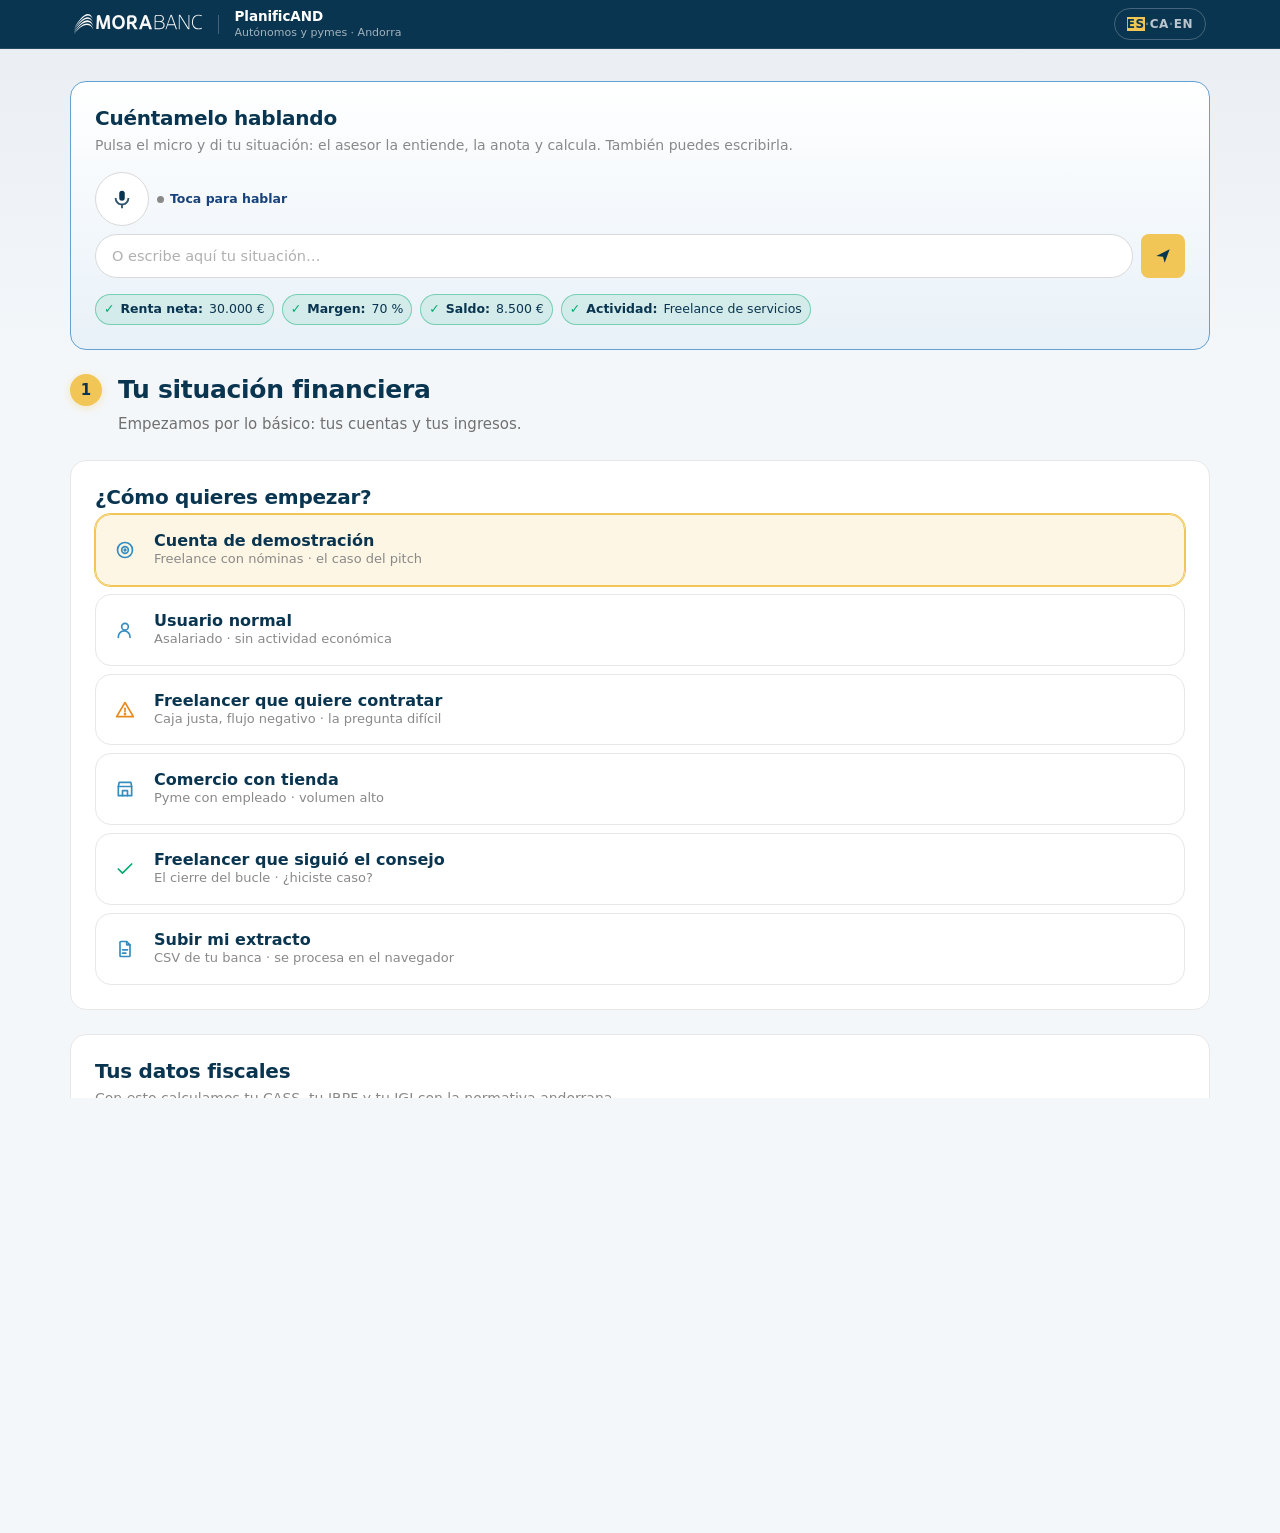
<file: frontend/app-real.html>
<!DOCTYPE html>
<html lang="es">
<head>
<meta charset="UTF-8">
<meta name="viewport" content="width=device-width, initial-scale=1.0, viewport-fit=cover">
<meta name="theme-color" content="#0a3550">
<meta name="description" content="PlanificAND: motor de decisiones financieras para autonomos y pymes de Andorra. MoraBanc IA + Finanzas.">
<title>PlanificAND · Asesor financiero para Andorra</title>
<link rel="stylesheet" href="assets/styles.css?v=20261107f">
<link rel="icon" href="data:image/svg+xml,<svg xmlns='http://www.w3.org/2000/svg' viewBox='0 0 100 100'><rect width='100' height='100' rx='18' fill='%230a3550'/><path d='M30 52 L44 66 L70 34' fill='none' stroke='%23f1c657' stroke-width='11' stroke-linecap='round' stroke-linejoin='round'/></svg>">
</head>
<body>

<!-- ============ CABECERA ============ -->
<header class="topbar">
  <div class="topbar-inner">
    <div class="brand">
      <!-- Logo real de MoraBanc (del sitio corporativo, version clara) -->
      <div class="brand-mark">
        <img class="brand-logo" src="assets/logo-morabanc.svg" alt="MoraBanc" width="153" height="24">
      </div>
      <div class="brand-divider" aria-hidden="true"></div>
      <div class="brand-text">
        <strong>PlanificAND</strong>
        <span class="brand-sub">Autónomos y pymes · Andorra</span>
      </div>
    </div>
    <div class="topbar-actions">
      <button class="lang-switch" id="langSwitch" aria-label="Cambiar idioma" title="Cambiar idioma">
        <span class="lang-active">ES</span><span class="lang-sep">·</span><span>CA</span><span class="lang-sep">·</span><span>EN</span>
      </button>
    </div>
  </div>
</header>

<!-- ============ PASO 1: CONTEXTO ============ -->
<main class="app">

  <section class="step" id="stepContexto" data-step="1">

    <!--
      Voz y captura conversacional.

      Este bloque va ANTES del formulario a proposito: el objetivo es
      que el usuario pueda HABLAR sus datos en vez de escribirlos en
      cuatro casillas. El formulario queda como atajo para quien ya
      sabe lo que quiere poner, y se rellena solo con lo que el
      usuario dice.

      El chat de abajo (paso 2) es el mismo: aqui solo aparece el
      acceso rapido a la voz y el resumen de lo capturado.
    -->
    <div class="card voice-card" id="voiceCard">
      <h2 class="card-title">Cuéntamelo hablando</h2>
      <p class="card-hint">
        Pulsa el micro y di tu situación: el asesor la entiende, la
        anota y calcula. También puedes escribirla.
      </p>

      <div class="voice-bar" id="voiceBarStep1">
        <button class="voice-orb" id="voiceOrbStep1" type="button" aria-label="Hablar con el asesor">
          <svg viewBox="0 0 24 24" width="22" height="22" fill="currentColor" aria-hidden="true">
            <path d="M12 14a3 3 0 0 0 3-3V6a3 3 0 0 0-6 0v5a3 3 0 0 0 3 3Z"/>
            <path d="M18 11a6 6 0 0 1-12 0H4a8 8 0 0 0 7 7.93V22h2v-3.07A8 8 0 0 0 20 11Z" opacity=".85"/>
          </svg>
        </button>
        <div class="voice-meter" id="voiceMeterStep1"><i id="voiceLevelStep1"></i></div>
        <div class="voice-status" id="voiceStatusStep1" data-state="idle">
          <span class="dot"></span><span id="voiceStatusTextStep1">Toca para hablar</span>
        </div>
        <select class="voice-device" id="voiceDeviceStep1" hidden aria-label="Micrófono"></select>
      </div>

      <div class="voice-notice" id="voiceNoticeStep1" hidden></div>

      <form class="chat-input" id="voiceFormStep1">
        <input type="text" id="voiceInputStep1" placeholder="O escribe aquí tu situación…" autocomplete="off" maxlength="200">
        <button type="submit" class="btn-send" aria-label="Enviar">
          <svg viewBox="0 0 24 24" width="20" height="20"><path d="M4 12 L20 4 L14 20 L12 13 Z" fill="currentColor"/></svg>
        </button>
      </form>

      <!-- Lo que el asesor ha entendido hasta ahora -->
      <div class="context-chips" id="contextChipsStep1"></div>
    </div>

    <div class="step-head">
      <span class="step-num">1</span>
      <div>
        <h1 id="tituloContexto">Tu situación financiera</h1>
        <p id="subtituloContexto">Empezamos por lo básico: tus cuentas y tus ingresos.</p>
      </div>
    </div>

    <!-- Selector de cuenta -->
    <div class="card">
      <h2 class="card-title">¿Cómo quieres empezar?</h2>
      <div class="opciones" id="opcionesInicio">
        <button class="opcion" data-modo="demo" data-perfil="freelance">
          <span class="opcion-icon" aria-hidden="true"><svg viewBox="0 0 24 24" width="20" height="20" fill="none" stroke="currentColor" stroke-width="2" stroke-linecap="round"><circle cx="12" cy="12" r="9"/><circle cx="12" cy="12" r="4"/><circle cx="12" cy="12" r="1" fill="currentColor"/></svg></span>
          <span class="opcion-body">
            <strong>Cuenta de demostración</strong>
            <small>Freelance con nóminas · el caso del pitch</small>
          </span>
        </button>
        <button class="opcion" data-modo="demo" data-perfil="empleado">
          <span class="opcion-icon" aria-hidden="true"><svg viewBox="0 0 24 24" width="20" height="20" fill="none" stroke="currentColor" stroke-width="2" stroke-linecap="round" stroke-linejoin="round"><circle cx="12" cy="8" r="4"/><path d="M4 21v-1a7 7 0 0114 0v1"/></svg></span>
          <span class="opcion-body">
            <strong>Usuario normal</strong>
            <small>Asalariado · sin actividad económica</small>
          </span>
        </button>
        <button class="opcion" data-modo="demo" data-perfil="contratar">
          <span class="opcion-icon warn" aria-hidden="true"><svg viewBox="0 0 24 24" width="20" height="20" fill="none" stroke="currentColor" stroke-width="2" stroke-linecap="round" stroke-linejoin="round"><path d="M12 3 L22 20 L2 20 Z"/><path d="M12 10v4"/><circle cx="12" cy="17" r=".6" fill="currentColor"/></svg></span>
          <span class="opcion-body">
            <strong>Freelancer que quiere contratar</strong>
            <small>Caja justa, flujo negativo · la pregunta difícil</small>
          </span>
        </button>
        <button class="opcion" data-modo="demo" data-perfil="comercio">
          <span class="opcion-icon" aria-hidden="true"><svg viewBox="0 0 24 24" width="20" height="20" fill="none" stroke="currentColor" stroke-width="2" stroke-linecap="round" stroke-linejoin="round"><path d="M4 9 L5 4 H19 L20 9"/><path d="M4 9 H20 V20 H4 Z"/><path d="M9 20 V14 H15 V20"/></svg></span>
          <span class="opcion-body">
            <strong>Comercio con tienda</strong>
            <small>Pyme con empleado · volumen alto</small>
          </span>
        </button>
        <button class="opcion" data-modo="demo" data-perfil="cierre">
          <span class="opcion-icon ok" aria-hidden="true"><svg viewBox="0 0 24 24" width="20" height="20" fill="none" stroke="currentColor" stroke-width="2" stroke-linecap="round" stroke-linejoin="round"><path d="M20 6 L9 17 L4 12"/></svg></span>
          <span class="opcion-body">
            <strong>Freelancer que siguió el consejo</strong>
            <small>El cierre del bucle · ¿hiciste caso?</small>
          </span>
        </button>
        <button class="opcion" data-modo="subir">
          <span class="opcion-icon" aria-hidden="true"><svg viewBox="0 0 24 24" width="20" height="20" fill="none" stroke="currentColor" stroke-width="2" stroke-linecap="round" stroke-linejoin="round"><path d="M14 3 H7 A1 1 0 0 0 6 4 V20 A1 1 0 0 0 7 21 H17 A1 1 0 0 0 18 20 V7 Z"/><path d="M14 3 V7 H18"/><path d="M9 13 H15"/><path d="M9 17 H13"/></svg></span>
          <span class="opcion-body">
            <strong>Subir mi extracto</strong>
            <small>CSV de tu banca · se procesa en el navegador</small>
          </span>
        </button>
      </div>

      <!-- Zona de subida (oculta por defecto) -->
      <div class="upload-zone" id="uploadZone" hidden>
        <label class="file-drop" for="fileInput">
          <!-- Se aceptan CSV (el formato del motor) y tambien PDF, imagen y
               XLSX: el navegador los adjunta a la conversacion y el
               asistente puede leerlos. El motor sigue trabajando con el
               CSV, que es la fuente de verdad de los numeros. -->
          <input type="file" id="fileInput" multiple
                 accept=".csv,text/csv,.pdf,application/pdf,.png,.jpg,.jpeg,image/*,.xlsx,.xls,application/vnd.openxmlformats-officedocument.spreadsheetml.sheet" hidden>
          <span class="file-drop-icon" aria-hidden="true"><svg viewBox="0 0 24 24" width="26" height="26" fill="none" stroke="currentColor" stroke-width="2" stroke-linecap="round" stroke-linejoin="round"><path d="M12 17 V4"/><path d="M7 9 L12 4 L17 9"/><path d="M4 20 H20"/></svg></span>
          <strong id="fileDropTitle">Arrastra tus archivos o haz clic</strong>
          <small>CSV de tu banca (fecha, concepto, importe) · también PDF, Excel o imágenes</small>
        </label>
        <div class="upload-privacy">
          🔒 Tus archivos se procesan en la cuenta AWS aislada del equipo y se borran a los 30 días.
        </div>
      </div>

      <!-- Arrastre sobre toda la pagina: suelta el archivo donde estes -->
      <div class="drop-overlay" id="dropOverlay" hidden aria-hidden="true">
        <div class="drop-overlay-inner">
          <svg viewBox="0 0 24 24" width="44" height="44" fill="none" stroke="currentColor" stroke-width="1.6" stroke-linecap="round" stroke-linejoin="round"><path d="M12 17 V4"/><path d="M7 9 L12 4 L17 9"/><path d="M4 20 H20"/></svg>
          <strong>Suelta aquí tu extracto</strong>
          <span>CSV, PDF, Excel o imágenes</span>
        </div>
      </div>
    </div>

    <!-- Datos fiscales -->
    <div class="card" id="cardDatos">
      <h2 class="card-title">Tus datos fiscales</h2>
      <p class="card-hint">Con esto calculamos tu CASS, tu IRPF y tu IGI con la normativa andorrana. Si ya lo has contado, está relleno.</p>

      <div class="form-grid">
        <label class="field">
          <span class="field-label">Renta neta anual</span>
          <span class="field-hint">Lo que te queda tras gastos, antes de impuestos y CASS</span>
          <div class="input-money">
            <input type="number" id="rentaNeta" inputmode="decimal" placeholder="30000" step="100" min="0">
            <span class="input-suffix">€</span>
          </div>
          <small class="field-help">Lo que facturas antes de impuestos y cotizaciones.</small>
        </label>

        <label class="field">
          <span class="field-label">Margen bruto</span>
          <div class="input-money">
            <input type="number" id="margenBruto" inputmode="decimal" placeholder="70" step="1" min="1" max="99">
            <span class="input-suffix">%</span>
          </div>
          <small class="field-help">Qué parte de cada euro facturas queda para ti.</small>
        </label>

        <label class="field">
          <span class="field-label">Saldo actual en cuenta</span>
          <div class="input-money">
            <input type="number" id="saldoActual" inputmode="decimal" placeholder="8500" step="100">
            <span class="input-suffix">€</span>
          </div>
          <small class="field-help">Ahora mismo, en la cuenta profesional.</small>
        </label>

        <label class="field">
          <span class="field-label">¿Qué haces?</span>
          <input type="text" id="actividad" placeholder="Freelance de servicios" maxlength="60">
          <small class="field-help">Nos ayuda a contextualizar las respuestas.</small>
        </label>
      </div>
    </div>

    <button class="btn-primary btn-lg" id="btnAnalizar">
      <span>Analizar mi situación</span>
      <span class="btn-arrow">→</span>
    </button>
  </section>

  <!-- ============ PASO 2: RESULTADO ============ -->
  <section class="step" id="stepResultado" data-step="2" hidden>

    <!-- Cabecera con veredicto -->
    <div class="verdict-card" id="verdictCard">
      <div class="verdict-main">
        <div class="verdict-label" id="verdictLabel">Diagnóstico</div>
        <h2 class="verdict-title" id="verdictTitle">—</h2>
        <p class="verdict-text" id="verdictText">—</p>
      </div>
      <div class="verdict-metrics" id="verdictMetrics"></div>
    </div>

    <!-- Tarjetas de hallazgos -->
    <div class="hallazgos" id="hallazgos"></div>

    <!-- Gráfico de proyección -->
    <div class="card" id="cardProyeccion" hidden>
      <div class="card-head">
        <h2 class="card-title">Tu caja mes a mes</h2>
        <div class="legend" id="leyendaProyeccion"></div>
      </div>
      <div class="chart-wrap">
        <svg id="graficoCaja" class="chart" viewBox="0 0 640 240" preserveAspectRatio="none"></svg>
      </div>
      <div class="chart-note" id="notaProyeccion"></div>
    </div>

    <!-- Preguntas sugeridas -->
    <div class="card">
      <h2 class="card-title">Pregúntame lo que quieras</h2>
      <div class="sugerencias" id="sugerencias"></div>

      <div class="chat" id="chat">
        <!--
          Contexto capturado en vivo. Se rellena solo con lo que el
          usuario dice (o escribe). Es la pieza que convierte el chat
          en una captura de datos: el motor recibe un contexto completo.
        -->
        <div class="context-chips" id="contextChips"></div>

        <!-- Barra de voz: se despliega al pulsar el microfono -->
        <div class="voice-bar" id="voiceBar" hidden>
          <button class="voice-orb" id="voiceOrb" type="button" aria-label="Hablar con el asesor">
            <svg viewBox="0 0 24 24" width="22" height="22" fill="currentColor" aria-hidden="true">
              <path d="M12 14a3 3 0 0 0 3-3V6a3 3 0 0 0-6 0v5a3 3 0 0 0 3 3Z"/>
              <path d="M18 11a6 6 0 0 1-12 0H4a8 8 0 0 0 7 7.93V22h2v-3.07A8 8 0 0 0 20 11Z" opacity=".85"/>
            </svg>
          </button>
          <div class="voice-meter" id="voiceMeter"><i id="voiceLevel"></i></div>
          <div class="voice-status" id="voiceStatus" data-state="idle">
            <span class="dot"></span><span id="voiceStatusText">Toca para hablar</span>
          </div>
          <select class="voice-device" id="voiceDevice" hidden aria-label="Micrófono"></select>
        </div>

        <div class="voice-notice" id="voiceNotice" hidden></div>

        <div class="chat-messages" id="chatMessages"></div>
        <form class="chat-input" id="chatForm">
          <button type="button" class="btn-mic" id="btnMic" aria-label="Hablar con el asesor">
            <svg viewBox="0 0 24 24" width="20" height="20" fill="currentColor" aria-hidden="true">
              <path d="M12 14a3 3 0 0 0 3-3V6a3 3 0 0 0-6 0v5a3 3 0 0 0 3 3Z"/>
              <path d="M18 11a6 6 0 0 1-12 0H4a8 8 0 0 0 7 7.93V22h2v-3.07A8 8 0 0 0 20 11Z" opacity=".85"/>
            </svg>
          </button>
          <input type="text" id="chatInput" placeholder="Escribe o habla con el asesor…" autocomplete="off" maxlength="200">
          <button type="submit" class="btn-send" aria-label="Enviar">
            <svg viewBox="0 0 24 24" width="20" height="20"><path d="M4 12 L20 4 L14 20 L12 13 Z" fill="currentColor"/></svg>
          </button>
        </form>
      </div>
    </div>

    <!-- Traza técnica (para el jurado técnico) -->
    <details class="traza" id="trazaBox">
      <summary>Ver el razonamiento y las reglas aplicadas</summary>
      <div class="traza-body" id="trazaBody"></div>
    </details>

    <button class="btn-ghost" id="btnReiniciar">← Empezar de nuevo</button>

    <!-- Boton de presentacion: una sola vista grande para el proyector -->
    <button class="btn-presentacion" id="btnPresentacion">
      <svg viewBox="0 0 24 24" width="18" height="18" fill="none" stroke="currentColor" stroke-width="2" stroke-linecap="round" stroke-linejoin="round" aria-hidden="true">
        <rect x="2" y="4" width="20" height="13" rx="2"/><path d="M8 21 L16 21"/><path d="M12 17 L12 21"/>
      </svg>
      <span>Modo presentación</span>
    </button>

  </section>

</main>

<!-- ============ MODAL: DETALLE DE UN HALLAZGO ============ -->
<div class="modal-backdrop" id="modalBackdrop" hidden>
  <div class="modal" role="dialog" aria-modal="true" aria-labelledby="modalTitulo">
    <button class="modal-close" id="modalClose" aria-label="Cerrar">×</button>
    <div class="modal-body" id="modalBody"></div>
  </div>
</div>

    <!-- ============ MODO PRESENTACION (para el proyector) ============ -->
    <!-- Vista grande del veredicto + las dos curvas de caja. Se activa con
         el boton "Modo presentacion" y es lo que se ve desde el fondo de la
         sala: tipografia grande, poco texto, los numeros manda. -->
    <div class="presentacion" id="presentacion" hidden aria-hidden="true">
      <div class="presentacion-top">
        <div class="presentacion-head">
          <span class="presentacion-label" id="presLabel">Diagnóstico</span>
          <h2 class="presentacion-title" id="presTitle">—</h2>
          <p class="presentacion-sub" id="presSub"></p>
        </div>
        <div class="presentacion-metrics" id="presMetrics"></div>
      </div>
      <div class="presentacion-chart">
        <div class="presentacion-chart-head">
          <span class="presentacion-chart-title">Tu caja mes a mes</span>
          <div class="legend" id="presLeyenda"></div>
        </div>
        <svg id="presGrafico" class="chart" viewBox="0 0 640 240" preserveAspectRatio="none"></svg>
      </div>
      <div class="presentacion-foot">
        <span class="presentacion-brand">PlanificAND · MoraBanc</span>
        <span class="presentacion-hint">Pulsa Esc para volver</span>
      </div>
    </div>

<!-- ============ TOAST ============ -->
<div class="toast" id="toast" hidden></div>

<script>window.__API_URL__="/api";window.__COGNITO_DOMAIN__="morabanc-hackathon-d-fc90d7df";window.__COGNITO_CLIENT_ID__="6rfhsa6sbqk1hqqqd762inuclu";window.__AWS_REGION__="us-east-1";window.__ELEVENLABS_AGENT_ID__="agent_5301m6vbwqpnea1spa0mwkyvs2ap";</script>
<script src="assets/app.js?v=20261108o"></script>
</body>
</html>
</file>
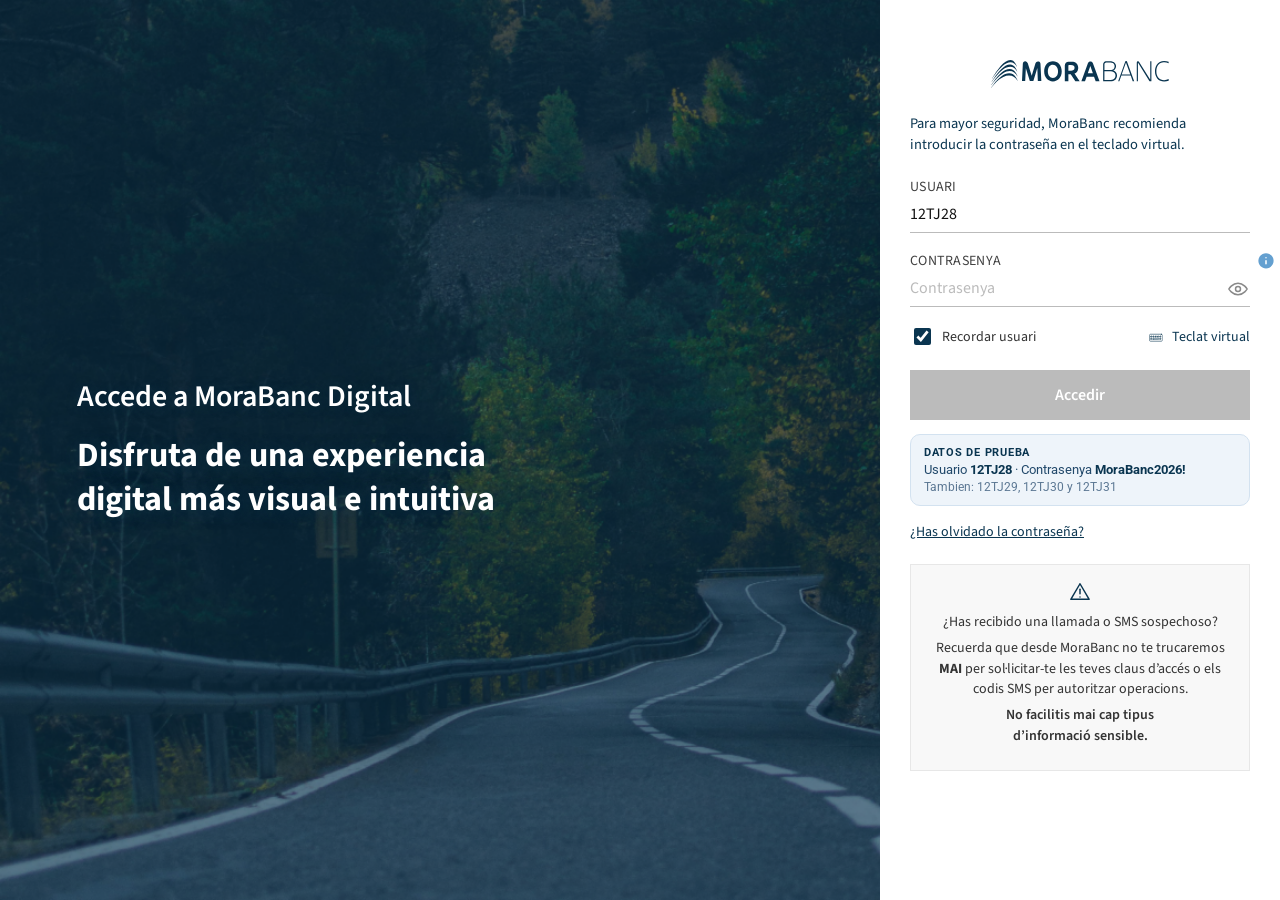
<file: frontend/mb-empresas.html>
<!DOCTYPE html>
<html lang="ca">
<head>
<meta charset="UTF-8">
<meta name="viewport" content="width=device-width, initial-scale=1.0">
<title>MoraBanc Digital · Empreses</title>
<link rel="stylesheet" href="assets/mb-portal.css?v=20261108a">
</head>
<body>

<!--
  PORTAL DE EMPRESAS (simulador).

  Reproduce la pantalla post-login de MoraBanc Digital para empresas
  (la de la captura: cabecera navy con logo, pestanas de navegacion,
  saludo con patrimonio, y la columna derecha de operaciones).

  Lo NUEVO es la pestana "Assessor financer" que abre el motor de
  decisiones financieras: es la integracion del proyecto dentro del
  portal, no un sitio aparte.

  Datos de prueba (los del portal real):
    933845 - PEDRO ANDRE MIRANDA GOMES
    Perfil: El teu / La teva gestió/a
-->

<!-- ============ CABECERA ============ -->
<header class="mb-portal-header">
  <div class="mb-portal-header-inner">
    <a class="mb-portal-logo" href="#">
      <img src="assets/mb/logoMB.svg" alt="MoraBanc" width="153" height="24">
    </a>
    <button class="mb-portal-eye" type="button" aria-label="Mostrar informacion sensible" id="btnOjoPortal">
      <svg viewBox="0 0 24 24" width="20" height="20" fill="none" stroke="currentColor"
           stroke-width="1.6" stroke-linecap="round" stroke-linejoin="round">
        <path d="M1 12s4-7 11-7 11 7 11 7-4 7-11 7S1 12 1 12Z"/><circle cx="12" cy="12" r="3"/>
      </svg>
    </button>

    <div class="mb-portal-user">
      <span class="mb-portal-avatar">P</span>
      <div class="mb-portal-user-meta">
        <strong>PEDRO ANDRE</strong>
        <span class="mb-portal-nif">933845 - PEDRO ANDRE MIRANDA GOMES</span>
      </div>
      <span class="mb-portal-profile">Perfil&nbsp;&nbsp;<strong>El teu/La teva gestió/a</strong></span>
      <button class="mb-portal-icon" type="button" aria-label="Notificacions">
        <svg viewBox="0 0 24 24" width="20" height="20" fill="none" stroke="currentColor" stroke-width="1.7">
          <path d="M18 8a6 6 0 1 0-12 0c0 7-3 9-3 9h18s-3-2-3-9"/><path d="M13.7 21a2 2 0 0 1-3.4 0"/>
        </svg>
      </button>
      <button class="mb-portal-icon" type="button" aria-label="Sortir" id="btnSortir">
        <svg viewBox="0 0 24 24" width="20" height="20" fill="none" stroke="currentColor"
             stroke-width="1.7" stroke-linecap="round" stroke-linejoin="round">
          <path d="M9 21H5a2 2 0 0 1-2-2V5a2 2 0 0 1 2-2h4"/><path d="M16 17l5-5-5-5"/><path d="M21 12H9"/>
        </svg>
      </button>
      <button class="mb-portal-icon" type="button" aria-label="Ajuda">
        <svg viewBox="0 0 24 24" width="20" height="20" fill="none" stroke="currentColor"
             stroke-width="1.7" stroke-linecap="round"><circle cx="12" cy="12" r="9"/>
          <path d="M9.2 9a3 3 0 1 1 4 2.8c-.8.4-1.2 1-1.2 1.7v.5"/><path d="M12 17.5v.01"/>
        </svg>
      </button>
    </div>
  </div>
</header>

<!-- ============ PESTANAS ============ -->
<nav class="mb-portal-tabs" id="pestanas">
  <button class="mb-tab active" data-tab="posicion">La meva posició</button>
  <button class="mb-tab" data-tab="comptes">Els meus comptes i targetes</button>
  <button class="mb-tab" data-tab="inversion">La meva inversió i estalvi</button>
  <button class="mb-tab" data-tab="financiament">El meu finançament</button>
  <button class="mb-tab" data-tab="assegurances">Les meves assegurances</button>
  <button class="mb-tab" data-tab="remeses">Les meves remeses</button>
  <!-- LA PESTANA NUEVA: el asesor, integrado en el portal -->
  <button class="mb-tab mb-tab-asesor" data-tab="asesor">
    <svg viewBox="0 0 24 24" width="15" height="15" fill="none" stroke="currentColor"
         stroke-width="2" stroke-linecap="round" stroke-linejoin="round" aria-hidden="true">
      <path d="M12 14a3 3 0 0 0 3-3V6a3 3 0 0 0-6 0v5a3 3 0 0 0 3 3Z"/>
      <path d="M18 11a6 6 0 0 1-12 0H4a8 8 0 0 0 7 7.93V22h2v-3.07A8 8 0 0 0 20 11Z"/>
    </svg>
    Assessor financer
  </button>
</nav>

<main class="mb-portal-main">

  <!-- ============ CONTENIDO ============ -->
  <div class="mb-portal-content">

    <!-- ---- PANEL: LA MEVA POSICIO ---- -->
    <section class="mb-panel" data-panel="posicion">
      <div class="mb-hello">
        <h1>Hola, Pedro Andre</h1>
        <div class="mb-patrimoni">
          <span class="mb-patrimoni-label">Patrimoni total <span class="mb-info" title="Total dels comptes i targetes">i</span></span>
          <strong class="mb-patrimoni-value" data-oculto>2.221,16 €</strong>
        </div>
      </div>

      <div class="mb-banner-row">
        <div class="mb-banner mb-banner-gold">
          <span class="mb-banner-tag">NEW</span>
          <div>
            <strong>Novetats!</strong>
            <p>Descobreix totes les novetats a la nova secció de posició global</p>
            <a href="#">Descobreix →</a>
          </div>
        </div>
        <div class="mb-banner mb-banner-navy">
          <div>
            <strong>Tens disponible el qüestionari</strong>
            <p>Contestar qüestionari →</p>
          </div>
        </div>
      </div>

      <div class="mb-cards">
        <div class="mb-card">
          <div class="mb-card-head">
            <h3>Comptes</h3>
            <button class="mb-plus" aria-label="Afegir">+</button>
          </div>
          <strong class="mb-card-value">2.221,16 €</strong>
        </div>
        <div class="mb-card">
          <div class="mb-card-head">
            <h3>Targetes</h3>
            <button class="mb-plus" aria-label="Afegir">+</button>
          </div>
          <strong class="mb-card-value">0,00 €</strong>
        </div>
      </div>
    </section>

    <!-- ---- PANEL: OTROS (marcadores de posicion) ---- -->
    <section class="mb-panel" data-panel="comptes" hidden>
      <div class="mb-hello"><h1>Els meus comptes i targetes</h1></div>
      <div class="mb-cards">
        <div class="mb-card"><div class="mb-card-head"><h3>Compte corrent</h3></div><strong class="mb-card-value">2.221,16 €</strong></div>
        <div class="mb-card"><div class="mb-card-head"><h3>Targeta de crèdit</h3></div><strong class="mb-card-value">0,00 €</strong></div>
      </div>
    </section>
    <section class="mb-panel" data-panel="inversion" hidden>
      <div class="mb-hello"><h1>La meva inversió i estalvi</h1></div>
      <div class="mb-cards">
        <div class="mb-card"><div class="mb-card-head"><h3>Plans de pensions</h3></div><strong class="mb-card-value">0,00 €</strong></div>
        <div class="mb-card"><div class="mb-card-head"><h3>Altres inversions</h3></div><strong class="mb-card-value">0,00 €</strong></div>
      </div>
    </section>
    <section class="mb-panel" data-panel="financiament" hidden>
      <div class="mb-hello"><h1>El meu finançament</h1></div>
      <div class="mb-cards">
        <div class="mb-card"><div class="mb-card-head"><h3>Préstecs</h3></div><strong class="mb-card-value">0,00 €</strong></div>
        <div class="mb-card"><div class="mb-card-head"><h3>Línies de crèdit</h3></div><strong class="mb-card-value">0,00 €</strong></div>
      </div>
    </section>
    <section class="mb-panel" data-panel="assegurances" hidden>
      <div class="mb-hello"><h1>Les meves assegurances</h1></div>
      <div class="mb-cards">
        <div class="mb-card"><div class="mb-card-head"><h3>Assegurances</h3></div><strong class="mb-card-value">0,00 €</strong></div>
      </div>
    </section>
    <section class="mb-panel" data-panel="remeses" hidden>
      <div class="mb-hello"><h1>Les meves remeses</h1></div>
      <div class="mb-cards">
        <div class="mb-card"><div class="mb-card-head"><h3>Remeses</h3></div><strong class="mb-card-value">0,00 €</strong></div>
      </div>
    </section>

    <!-- ---- PANEL: EL ASESOR FINANCIERO ---- -->
    <!-- El motor de decisiones financieras, DENTRO del portal. -->
    <section class="mb-panel mb-panel-asesor" data-panel="asesor" hidden>
      <div class="mb-asesor-head">
        <div>
          <h1>Assessor financer</h1>
          <p class="mb-asesor-sub">
            El motor de decisions financeres de MoraBanc per a la teva empresa.
            Pregunta en veu alta o escriu: calcula el CASS, l'IRPF, l'IGI i la
            teva tresoreria amb la normativa andorrana.
          </p>
        </div>
        <div class="mb-asesor-badge">
          <span class="mb-asesor-badge-dot"></span>
          Motor connectat
        </div>
      </div>

      <!-- El motor (la app de welcomeandorra) va dentro de un iframe -->
      <iframe id="frameAsesor" class="mb-asesor-frame"
              title="Assessor financer"
              src="index.html?embed=1"></iframe>
    </section>

  </div>

  <!-- ============ COLUMNA DERECHA ============ -->
  <aside class="mb-portal-side">
    <div class="mb-side-promo">
      <strong>BIZUM PRO&nbsp;→&nbsp;Saber-ne més</strong>
      <p>Ara pots sol·licitar diners al teu compte amb Bizum PRO.</p>
    </div>

    <h2 class="mb-side-title">Operacions preferides (0/6)</h2>
    <div class="mb-side-grid" id="sidePreferidas">
      <button class="mb-side-tile" type="button">
        <span class="mb-side-plus">+</span>
        <span>Afegir</span>
      </button>
    </div>

    <h2 class="mb-side-title">Operacions freqüents</h2>
    <div class="mb-side-grid">
      <button class="mb-side-tile" type="button">
        <span class="mb-side-ico">
          <svg viewBox="0 0 24 24" width="22" height="22" fill="none" stroke="currentColor"
               stroke-width="1.7" stroke-linecap="round" stroke-linejoin="round">
            <path d="M12 19V5"/><path d="M5 12l7-7 7 7"/>
          </svg>
        </span>
        <span>Enviar diners</span>
      </button>
      <button class="mb-side-tile" type="button">
        <span class="mb-side-ico">
          <svg viewBox="0 0 24 24" width="22" height="22" fill="none" stroke="currentColor"
               stroke-width="1.7" stroke-linecap="round" stroke-linejoin="round">
            <rect x="2" y="6" width="20" height="12" rx="2"/><path d="M2 10h20"/>
          </svg>
        </span>
        <span>Retornar rebuts</span>
      </button>
      <button class="mb-side-tile" type="button">
        <span class="mb-side-ico">
          <svg viewBox="0 0 24 24" width="22" height="22" fill="none" stroke="currentColor"
               stroke-width="1.7" stroke-linecap="round" stroke-linejoin="round">
            <path d="M22 2 11 13"/><path d="M22 2l-7 20-4-9-9-4 20-7Z"/>
          </svg>
        </span>
        <span>Enviar remeses</span>
      </button>
    </div>

    <h2 class="mb-side-title">Informes</h2>
    <button class="mb-side-doc" type="button">
      <svg viewBox="0 0 24 24" width="18" height="18" fill="none" stroke="currentColor"
           stroke-width="1.7" stroke-linecap="round" stroke-linejoin="round">
        <path d="M14 2H6a2 2 0 0 0-2 2v16a2 2 0 0 0 2 2h12a2 2 0 0 0 2-2V8Z"/><path d="M14 2v6h6"/>
      </svg>
      IGI Suportat
    </button>
  </aside>
</main>

<script src="assets/mb-portal.js?v=20261108c"></script>
</body>
</html>
</file>
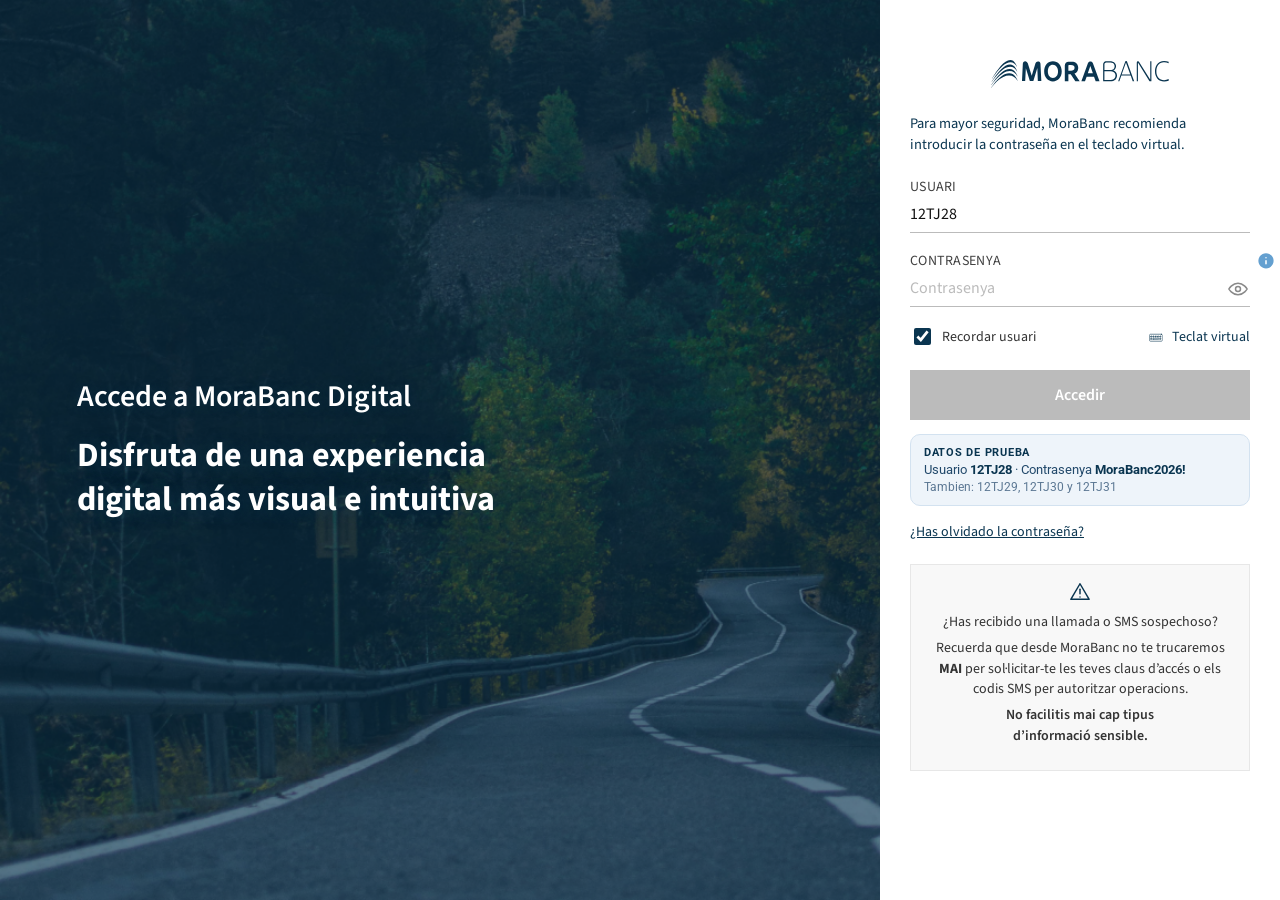
<file: frontend/mb-login.html>
<!DOCTYPE html>
<html lang="ca">
<head>
<meta charset="UTF-8">
<meta name="viewport" content="width=device-width, initial-scale=1.0">
<title>MoraBanc Digital</title>
<link rel="stylesheet" href="assets/mb-login.css?v=20261107a">



<script>window.__COGNITO_DOMAIN__="morabanc-hackathon-d-fc90d7df";window.__COGNITO_CLIENT_ID__="6rfhsa6sbqk1hqqqd762inuclu";window.__AWS_REGION__="us-east-1";window.__API_URL__="/api";</script>
</head>
<body>

<!--
  SIMULADOR DEL PORTAL DE EMPRESAS DE MORABANC.

  Reproduce la pantalla de acceso a MoraBanc Digital (empresas) con el
  sistema de diseno REAL de morabanc.ad:

    - Fondo: login_new.b216151910929d24.png (descargado del portal)
    - Logo: logoMB.svg (SVG original de MoraBanc)
    - Tipografia: Source Sans Pro (texto) y Roboto (UI), las que usa
      el portal de verdad
    - Colores: las variables CSS del propio sitio (--darkblue
      #0a3550, --banner-background #114274, gold #f1c657...)

  El acceso valida contra AWS Cognito (user pool
  morabanc-hackathon-dev-usuarios). El campo "Usuari" acepta el codigo
  de empresa (12TJ28) o el email completo.

  Los cuatro usuarios de prueba, todos con la contrasena
  MoraBanc2026!:

    12TJ28  Freelance de servicios (el caso del pitch)
    12TJ29  Freelancer que quiere contratar
    12TJ30  Comercio con tienda
    12TJ31  El cierre del bucle

  Con 12TJ28 se entra al PORTAL DE EMPRESAS, que es donde vive el
  asesor financiero integrado. Los demas van al portal de particulares.

  Si Cognito no responde (sin red), el login cae al modo demo con la
  misma contrasena: el pitch nunca se cae.
-->

<div class="mb-login" id="loginModal">

  <!-- Columna izquierda: mensaje de marca -->
  <div class="mb-login-hero">
    <div class="mb-login-hero-inner">
      <h1>Accede a MoraBanc Digital</h1>
      <p class="mb-login-lead">Disfruta de una experiencia<br>digital más visual e intuitiva</p>
    </div>
  </div>

  <!-- Columna derecha: formulario -->
  <div class="mb-login-panel">
    <div class="mb-login-panel-inner">

      <div class="mb-login-logo">
        <img src="assets/mb/logoMB-dark.svg" alt="MoraBanc" width="153" height="24">
      </div>

      <p class="mb-login-security">
        Para mayor seguridad, MoraBanc recomienda introducir la contraseña en el teclado virtual.
      </p>

      <form id="loginForm" novalidate>
        <div class="mb-field">
          <label for="user">Usuari</label>
          <input type="text" id="user" name="user" placeholder="Usuari"
                 autocomplete="off" autocapitalize="none" spellcheck="false" value="12TJ28">
        </div>

        <div class="mb-field mb-field-pass">
          <label for="pass">Contrasenya</label>
          <div class="mb-pass-row">
            <input type="password" id="pass" name="pass" placeholder="Contrasenya"
                   autocomplete="current-password">
            <button type="button" class="mb-eye" id="btnOjo" aria-label="Mostrar contraseña">
              <svg viewBox="0 0 24 24" width="20" height="20" fill="none" stroke="currentColor"
                   stroke-width="1.8" stroke-linecap="round" stroke-linejoin="round">
                <path d="M1 12s4-7 11-7 11 7 11 7-4 7-11 7S1 12 1 12Z"/>
                <circle cx="12" cy="12" r="3"/>
              </svg>
            </button>
          </div>
          <button type="button" class="mb-tooltip-btn" id="btnInfo" aria-label="Información">
            <img src="assets/mb/info-blue.svg" alt="" width="16" height="16">
          </button>
          <div class="mb-tip" id="tipInfo" hidden>
            Para mayor seguridad, MoraBanc recomienda introducir la contraseña en el teclado virtual.
          </div>
        </div>

        <div class="mb-login-row">
          <label class="mb-check">
            <input type="checkbox" id="recordar" checked>
            <span>Recordar usuari</span>
          </label>
          <button type="button" class="mb-keyboard" id="btnTeclado">
            <img src="assets/mb/keyboard.svg" alt="" width="18" height="14">
            <span>Teclat virtual</span>
          </button>
        </div>

        <button type="submit" class="mb-submit" id="btnAcceder">Accedir</button>

        <!-- Datos de prueba: el jurado tiene que poder entrar sin
             pedirle credenciales a nadie. -->
        <div class="mb-demo-creds">
          <span class="mb-demo-titulo">Datos de prueba</span>
          <span class="mb-demo-line">Usuario <b>12TJ28</b> &middot; Contrasenya <b>MoraBanc2026!</b></span>
          <span class="mb-demo-nota">Tambien: 12TJ29, 12TJ30 y 12TJ31</span>
        </div>
      </form>

      <a href="#" class="mb-forgot" id="linkOlvidado">¿Has olvidado la contraseña?</a>

      <div class="mb-alert">
        <div class="mb-alert-icon">
          <svg viewBox="0 0 24 24" width="22" height="22" fill="none" stroke="currentColor"
               stroke-width="1.6" stroke-linecap="round" stroke-linejoin="round">
            <path d="M12 3 2 20h20L12 3Z"/><path d="M12 9v5"/><path d="M12 17.5v.01"/>
          </svg>
        </div>
        <p>¿Has recibido una llamada o SMS sospechoso?</p>
        <p>Recuerda que desde MoraBanc no te trucaremos <strong>MAI</strong> per sol·licitar-te les teves claus d’accés o els codis SMS per autoritzar operacions.</p>
        <p class="mb-alert-strong">No facilitis mai cap tipus<br>d’informació sensible.</p>
      </div>

      <!-- Teclado virtual -->
      <div class="mb-vkeyboard" id="teclado" hidden>
        <div class="mb-vk-head">
          <span>Teclat virtual</span>
          <button type="button" id="btnCerrarTeclado" aria-label="Cerrar">&times;</button>
        </div>
        <div class="mb-vk-keys" id="vkKeys"></div>
      </div>

    </div>
  </div>
</div>

<script src="assets/mb-login.js?v=20261108f"></script>
</body>
</html>
</file>
<file: frontend/assets/styles.css>
/* ============================================================
   MoraBanc — Asesor Financiero IA
   Sistema visual corporativo alineado con morabanc.ad.

   La paleta NO es inventada: sale de las variables CSS reales del
   sitio de MoraBanc (clientlib-base.css / clientlib-site.css):
     --darkblue    #0a3550   color dominante del sitio (117 usos)
     --banner      #114274   navy de banners
     --accent      #f1c657   gold de marca (CTA, breadcrumbs)
     --accent-soft #f7dd9a   hover del gold
     --lightblue   #e8f1f8   superficie suave (cards, mosaicos)
     --brand-light #82add8   azul de marca
     --text-link   #64a0d0   link
     --gray-100    #f8f8f8   superficie
     --gray-240    #e7e7e7   borde de card
     --gray-300    #d9d9d9   borde
     --gray-500    #898989   texto secundario
     --positive    #04aa6d   ok
     --negative    #f0421c   error
     --alert       #e7891c   warning

   Tipografia: MoraBanc usa Oblik (titulares) + Source Sans Pro (texto).
   Aqui NO hay build step ni fuentes externas (el front pesa 232 KB y no
   descarga webfonts), asi que se declara la pila de sistema equivalente:
   se mantiene la jerarquia y el ritmo tipografico sin 300 KB de fuentes.
   ============================================================ */

/*
  SISTEMA DE DISENO — Liferay Lexicon (adaptado a MoraBanc)
  ------------------------------------------------------------------
  Se aplica la ESTRUCTURA de Lexicon (design systems one, referencia
  oficial en design.liferay.com/lexicon):
    - Escala de espaciado sobre una base de 8px, con sub-unidad de 4px.
    - Escala tipografica con interlineados 1.25 en titulos y 1.5 en cuerpo.
    - Radio de 8px por defecto y 16px en tarjetas.
    - Pila de tipografia nativa del sistema (sin webfonts: pesa 0 KB y
      evita el "salto de fuente" cuando se proyecta).
    - Sin sombrasCompiled en reposo: el relieve lo dan los bordes.
    - Estados con nombres semanticos: ok / warn / danger.

  Se mantiene la IDENTIDAD CORPORATIVA REAL de MoraBanc: el navy
  #0a3550, el gold #f1c657 y el logo oficial. Lexicon aporta la
  estructura, no la paleta: un portal de Liferay tiene su propio azul y
  su propia marca, y este producto es de un banco.
*/
:root {
  /* --- Espaciado: base 8px, sub-unidad 4px (Lexicon) --- */
  --space-1: 4px;
  --space-2: 8px;
  --space-3: 16px;
  --space-4: 24px;
  --space-5: 32px;
  --space-6: 40px;
  --space-7: 48px;

  /* --- Escala tipografica (Lexicon) --- */
  --text-detail-title: 36px;   /* line-height 1.25 */
  --text-entry-title: 28px;    /* line-height 1.25 */
  --text-asset-title: 24px;    /* line-height 1.25 */
  --text-form-title: 20px;     /* line-height 1.25 */
  --text-page-title: 16px;     /* line-height 1.25 */
  --text-body: 16px;           /* line-height 1.5 */
  --text-section-divider: 14px;/* line-height 1.25 */

  --lh-heading: 1.25;
  --lh-body: 1.5;

  /* Navy de marca */
  --navy: #0a3550;
  --navy-2: #114274;
  --navy-3: #0f406b;
  --azul-hondo: #18427a;
  --azul-medio: #224961;
  --azul-tenue: #27477e;

  /* Acento gold */
  --gold: #f1c657;
  --gold-soft: #f7dd9a;
  --gold-dim: rgba(241, 198, 87, 0.16);
  --gold-ink: #6b5314;

  /* Azules de marca */
  --azul: #64a0d0;
  --azul-fuerte: #358dbf;
  --azul-claro: #82add8;

  /* Superficies */
  --bg: #f4f7fa;
  --surface: #ffffff;
  --surface-2: #f8f8f8;
  --surface-azul: #e8f1f8;
  --line: #d9d9d9;
  --line-soft: #e7e7e7;

  /* Texto */
  --txt: #212529;
  --txt-navy: #0a3550;
  --muted: #707070;
  --dim: #898989;

  /* Estados */
  --ok: #04aa6d;
  --ok-dim: rgba(4, 170, 109, 0.10);
  --warn: #e7891c;
  --warn-dim: rgba(231, 137, 28, 0.10);
  --danger: #f0421c;
  --danger-dim: rgba(240, 66, 28, 0.09);
  --link: #64a0d0;

  /* Lexicon: radio 8px por defecto, 16px en tarjetas. Las sombras solo
     aparecen al levantar un elemento (hover), no en reposo. */
  --radius: 8px;
  --radius-sm: 8px;
  --radius-card: 16px;
  --shadow-sm: 0 1px 2px rgba(10, 53, 80, 0.06);
  --shadow: 0 2px 12px rgba(10, 53, 80, 0.09);
  --shadow-lg: 0 12px 36px rgba(10, 53, 80, 0.16);

  /* Lexicon: pila nativa del sistema. Sin webfonts a proposito: pesa
     0 KB y en la sala del pitch no hay sorpresas de carga ni salto de
     fuente al proyectar. */
  --font: system-ui, -apple-system, BlinkMacSystemFont, "Segoe UI",
          Roboto, Oxygen-Sans, Ubuntu, Cantarell, "Helvetica Neue",
          Arial, sans-serif;
  --font-heading: var(--font);
  --mono: ui-monospace, "SF Mono", Menlo, Consolas, monospace;
}

* { box-sizing: border-box; -webkit-tap-highlight-color: transparent; }

html, body {
  margin: 0;
  padding: 0;
  background: var(--bg);
  color: var(--txt);
  font-family: var(--font);
  font-size: var(--text-body);
  line-height: var(--lh-body);
  -webkit-font-smoothing: antialiased;
  text-rendering: optimizeLegibility;
}

body {
  min-height: 100dvh;
  /* Degradado de marca muy sutil: navy arriba, se disuelve. */
  background-image:
    linear-gradient(180deg, rgba(10, 53, 80, 0.05) 0%, rgba(10, 53, 80, 0) 360px);
  background-attachment: fixed;
}

h1, h2, h3 {
  margin: 0;
  font-family: var(--font-heading);
  /* Lexicon: 1.25 en titulos, 1.5 en cuerpo. */
  line-height: var(--lh-heading);
  letter-spacing: -0.012em;
  color: var(--txt-navy);
  font-weight: 600;
}
p { margin: 0 0 var(--space-48); color: var(--muted); }
button { font-family: inherit; font-size: inherit; cursor: pointer; border: none; background: none; color: inherit; }
input { font-family: inherit; font-size: inherit; }
select { font-family: inherit; font-size: inherit; }
small { display: block; }
a { color: var(--link); }

/* ============================================================
   CABECERA — navy sólido, como los banners del sitio
   ============================================================ */
.topbar {
  position: sticky; top: 0; z-index: 50;
  background: var(--navy);
  border-bottom: 1px solid rgba(255, 255, 255, 0.10);
  padding-top: env(safe-area-inset-top);
}
.topbar-inner {
  max-width: 1180px; margin: 0 auto;
  /* Retícula de 8px (Lexicon). */
  padding: var(--space-2) var(--space-4);
  display: flex; align-items: center; justify-content: space-between;
  gap: var(--space-2);
}
/* El logo de marca va a su propia fila: en movil (390 px) el logo real +
   el titulo + el selector de idioma no caben en una sola linea y se
   solapaban. Con dos filas, cada elemento respira. */
.brand {
  display: flex; align-items: center; gap: var(--space-3);
  min-width: 0; flex: 1 1 auto;
}
.brand-mark { display: flex; flex-shrink: 0; align-items: center; }
.brand-logo { height: 20px; width: auto; display: block; }
.brand-divider {
  width: 1px; height: 19px; background: rgba(255, 255, 255, 0.24); flex-shrink: 0;
}
.brand-text { min-width: 0; }
.brand-text strong {
  display: block; font-family: var(--font-heading); font-size: 13.5px;
  font-weight: 600; color: #fff; letter-spacing: -0.005em; line-height: 1.3;
  white-space: nowrap; overflow: hidden; text-overflow: ellipsis;
}
.brand-text span {
  display: block; font-size: 11px; color: rgba(255, 255, 255, 0.62);
  white-space: nowrap; overflow: hidden; text-overflow: ellipsis; line-height: 1.35;
}
.topbar-actions { display: flex; align-items: center; gap: var(--space-48); flex-shrink: 0; }

.lang-switch {
  font-size: 12px; font-weight: 700; color: rgba(255, 255, 255, 0.72);
  padding: var(--space-2) 12px; border: 1px solid rgba(255, 255, 255, 0.24);
  border-radius: 99px; letter-spacing: 0.04em;
  transition: border-color .18s, color .18s, background .18s;
}
.lang-switch:hover { border-color: var(--gold); color: #fff; }
.lang-active { color: var(--navy); background: var(--gold); border-color: var(--gold); }
.lang-sep { margin: 0 0px; opacity: .45; }

/* ============================================================
   LAYOUT
   ============================================================ */
.app { max-width: 1180px; margin: 0 auto; padding: var(--space-5) 20px 88px; }
.step { animation: fadeUp .4s cubic-bezier(.2, .7, .3, 1) both; }
@keyframes fadeUp {
  from { opacity: 0; transform: translateY(12px); }
  to { opacity: 1; transform: none; }
}

.step-head { display: flex; gap: var(--space-3); align-items: flex-start; margin-bottom: var(--space-4); }
.step-num {
  flex-shrink: 0; width: 32px; height: 32px; border-radius: 50%;
  background: var(--gold); color: var(--navy);
  display: flex; align-items: center; justify-content: center;
  font-family: var(--font-heading); font-weight: 700; font-size: 15px;
  box-shadow: 0 2px 8px rgba(241, 198, 87, 0.35);
}
.step-head h1 { font-size: 25px; margin-bottom: var(--space-2); }
.step-head p { font-size: 15px; margin: 0; max-width: 64ch; }

/* ============================================================
   CARDS
   ============================================================ */
.card {
  background: var(--surface);
  border: 1px solid var(--line-soft);
  border-radius: var(--radius);
  padding: var(--space-4);
  /* Lexicon: radio de 16px en tarjetas y SIN sombra en reposo. El
     relieve lo dan el borde y el fondo; la sombra solo al levantar. */
  margin-bottom: var(--space-4);
  border-radius: var(--radius-card);
}
.card-title {
  font-family: var(--font-heading); font-size: var(--text-form-title);
  font-weight: 600;
  margin-bottom: var(--space-1); color: var(--txt-navy);
}
.card-hint {
  font-size: var(--text-section-divider); color: var(--dim);
  margin-bottom: var(--space-4);
}
.card-head {
  display: flex; align-items: baseline; justify-content: space-between;
  gap: var(--space-3); margin-bottom: var(--space-3); flex-wrap: wrap;
}
.card-head .card-title { margin-bottom: 0; }

/* ============================================================
   OPCIONES DE INICIO
   ============================================================ */
/* Grid de Lexicon: una columna en movil, el hueco es multiplo de 8. */
.opciones { display: grid; gap: var(--space-2); }
.opcion {
  display: flex; align-items: center; gap: var(--space-3);
  width: 100%; text-align: left;
  padding: var(--space-3); border: 1px solid var(--line-soft);
  border-radius: var(--radius-card);
  background: var(--surface);
  transition: border-color .18s, box-shadow .18s, transform .12s, background .18s;
}
.opcion:hover {
  border-color: var(--gold); box-shadow: var(--shadow); transform: translateY(-1px);
}
.opcion.selected {
  border-color: var(--gold); background: var(--gold-dim);
  box-shadow: 0 0 0 1px var(--gold);
}
.opcion-icon {
  flex-shrink: 0; width: 26px; height: 26px;
  display: flex; align-items: center; justify-content: center;
  color: var(--azul-fuerte);
}
.opcion-icon.warn { color: var(--warn); }
.opcion-icon.ok { color: var(--ok); }
.file-drop-icon { color: var(--azul-fuerte); }
.opcion-body { min-width: 0; }
.opcion-body strong {
  display: block; font-family: var(--font-heading);
  font-size: var(--text-page-title);
  font-weight: 600; color: var(--txt-navy);
}
.opcion-body small { font-size: 13px; color: var(--dim); margin-top: 0px; line-height: 1.45; }

/* ============================================================
   SUBIDA DE ARCHIVO
   ============================================================ */
.upload-zone { margin-top: var(--space-3); }
.file-drop {
  display: flex; flex-direction: column; align-items: center; gap: var(--space-2);
  padding: var(--space-5) 20px; border: 1.5px dashed var(--line);
  border-radius: var(--radius-sm); cursor: pointer; text-align: center;
  transition: border-color .2s, background .2s;
}
.file-drop:hover { border-color: var(--gold); background: var(--gold-dim); }
.file-drop strong { font-size: 15px; color: var(--txt-navy); }
.file-drop small { font-size: 13px; color: var(--dim); }
.upload-privacy {
  margin-top: var(--space-48); padding: 12px var(--space-3); border-radius: var(--radius-sm);
  background: var(--ok-dim); color: var(--muted); font-size: 12.5px;
  border-left: 3px solid var(--ok);
}

/* ============================================================
   FORMULARIO
   ============================================================ */
.form-grid { display: grid; gap: var(--space-3); }
@media (min-width: 620px) { .form-grid { grid-template-columns: 1fr 1fr; } }

.field { display: block; }
.field-label {
  display: block; font-size: 13px; font-weight: 600;
  color: var(--txt-navy); margin-bottom: var(--space-2);
}

/* Ayuda bajo la etiqueta: que significa el campo, en una linea.
   Es lo que evita que el usuario se pregunte si mete facturacion o
   beneficio. */
.field-hint {
  display: block;
  font-size: 12px;
  font-weight: 400;
  line-height: 1.4;
  color: var(--gray-500);
  margin-top: calc(-1 * var(--space-2));
  margin-bottom: var(--space-3);
}
.field-help { font-size: 11.5px; color: var(--dim); margin-top: var(--space-1); line-height: 1.45; }

.input-money { position: relative; display: flex; align-items: center; }
.input-money input { padding-right: var(--space-6); }
.input-suffix {
  position: absolute; right: 13px; color: var(--dim); font-size: 14px;
  font-weight: 600; pointer-events: none;
}

input[type="text"], input[type="number"], input[type="email"], select {
  width: 100%; padding: var(--space-2) var(--space-3);
  background: var(--surface); color: var(--txt);
  border: 1px solid var(--line); border-radius: var(--radius);
  transition: border-color .18s, box-shadow .18s;
}
input:focus {
  outline: none; border-color: var(--azul);
  box-shadow: 0 0 0 3px rgba(100, 160, 208, 0.16);
}
input::placeholder { color: #b0b0b0; }

/* ============================================================
   BOTONES
   ============================================================ */
.btn-primary {
  display: flex; align-items: center; justify-content: center;
  gap: var(--space-2);
  width: 100%; padding: var(--space-3) var(--space-4);
  background: var(--gold); color: var(--navy);
  border-radius: var(--radius);
  font-family: var(--font-heading); font-weight: 600;
  font-size: var(--text-page-title);
  transition: transform .12s, opacity .18s, box-shadow .18s, background .18s;
  box-shadow: 0 2px 14px rgba(241, 198, 87, .28);
}
.btn-primary:hover {
  transform: translateY(-1px); background: var(--gold-soft);
  box-shadow: 0 4px 20px rgba(241, 198, 87, .38);
}
.btn-primary:active { transform: translateY(0); }
.btn-primary:disabled { opacity: .5; cursor: not-allowed; transform: none; box-shadow: none; }
.btn-arrow { font-size: 17px; transition: transform .2s; }
.btn-primary:hover .btn-arrow { transform: translateX(3px); }
.btn-lg { padding: var(--space-3) var(--space-4); font-size: 16px; }

.btn-ghost {
  width: 100%; padding: var(--space-3); margin-top: var(--space-4);
  color: var(--dim); font-size: var(--text-section-divider);
  font-weight: 600;
  border: 1px solid var(--line); border-radius: var(--radius);
  transition: color .18s, border-color .18s, background .18s;
}
.btn-ghost:hover { color: var(--txt-navy); border-color: var(--azul); background: var(--surface-azul); }

/* ============================================================
   VEREDICTO
   ============================================================ */
.verdict-card {
  background: var(--navy);
  border: 1px solid var(--navy-3);
  /* Lexicon: radio de 16px en las superficies grandes. */
  border-radius: var(--radius-card);
  padding: var(--space-5) var(--space-4);
  margin-bottom: var(--space-4);
  position: relative; overflow: hidden;
  box-shadow: var(--shadow-lg);
}
.verdict-card::before {
  content: ''; position: absolute; inset: 0 0 auto 0; height: 3px;
  background: linear-gradient(90deg, var(--gold), var(--gold-soft));
}
.verdict-card.ok::before { background: linear-gradient(90deg, var(--ok), #7fd6b1); }
.verdict-card.warn::before { background: linear-gradient(90deg, var(--warn), #f2b985); }

.verdict-label {
  font-size: var(--space-2); letter-spacing: .14em; text-transform: uppercase;
  color: var(--gold); font-weight: 700; margin-bottom: var(--space-2);
}
.verdict-card.ok .verdict-label { color: #5fd0a0; }
.verdict-card.warn .verdict-label { color: #f0a95f; }
.verdict-title {
  font-family: var(--font-heading); font-size: var(--text-asset-title);
  font-weight: 600;
  color: #fff; margin-bottom: var(--space-2); line-height: var(--lh-heading);
}
.verdict-text {
  font-size: var(--text-section-divider); margin: 0;
  color: rgba(255, 255, 255, 0.76); line-height: var(--lh-body);
}

.verdict-metrics {
  display: grid; grid-template-columns: repeat(auto-fit, minmax(118px, 1fr));
  gap: var(--space-3); margin-top: var(--space-4);
  padding-top: var(--space-4);
  border-top: 1px solid rgba(255, 255, 255, 0.14);
}
.metric-label {
  font-size: var(--space-2); color: rgba(255, 255, 255, 0.58);
  text-transform: uppercase; letter-spacing: .07em; margin-bottom: var(--space-1);
}
.metric-value {
  font-family: var(--font-heading); font-size: var(--text-form-title);
  font-weight: 600;
  color: #fff; letter-spacing: -0.02em; line-height: var(--lh-heading);
  font-variant-numeric: tabular-nums;
  /* Los numeros con su unidad no deben partirse en dos lineas: en el
     modo presentacion (proyector) "587,95 €/mes" cortado se ve fatal. */
  white-space: nowrap;
}
.metric-value.pos { color: #5fd0a0; }
.metric-value.neg { color: #ff8a6b; }
.metric-sub { font-size: 11.5px; color: rgba(255, 255, 255, 0.58); margin-top: 0px; }

/* ============================================================
   HALLAZGOS
   ============================================================ */
.hallazgos { display: grid; gap: var(--space-2); margin-bottom: var(--space-4); }
.hallazgo {
  display: flex; gap: var(--space-3); align-items: flex-start;
  width: 100%; text-align: left;
  padding: var(--space-3); border: 1px solid var(--line-soft);
  border-radius: var(--radius-card);
  background: var(--surface);
  transition: border-color .18s, transform .12s, background .18s;
}
.hallazgo:hover { border-color: var(--azul-claro); background: var(--surface-azul); transform: translateY(-1px); }
.hallazgo.destacado {
  border-color: var(--gold);
  background: linear-gradient(140deg, var(--gold-dim), var(--surface) 68%);
}
.hallazgo.destacado .hallazgo-titulo { color: var(--gold-ink); }
.hallazgo.destacado .hallazgo-icon { color: var(--gold-ink); }
.hallazgo-icon {
  flex-shrink: 0; margin-top: 0px;
  width: 22px; height: 22px; display: flex; align-items: center; justify-content: center;
  color: var(--azul-fuerte);
}
.hallazgo-icon svg { width: 19px; height: 19px; }
.hallazgo-body { flex: 1 1 auto; min-width: 0; }
.hallazgo-titulo {
  display: block;
  font-size: var(--text-section-divider); font-weight: 600;
  margin-bottom: var(--space-1); line-height: var(--lh-heading);
  color: var(--txt-navy);
}
.hallazgo-desc {
  display: block;
  font-size: var(--text-section-divider); color: var(--muted);
  line-height: var(--lh-body);
  white-space: pre-line;   /* respeta los saltos de linea del texto del motor */
}
.hallazgo-amount {
  flex-shrink: 0; text-align: right; font-size: 15.5px; font-weight: 700;
  color: var(--ok); letter-spacing: -0.02em;
  max-width: 96px; line-height: 1.25;
  overflow-wrap: anywhere;
}
.hallazgo-amount small { font-size: 10.5px; color: var(--dim); font-weight: 500; display: block; }

/* ============================================================
   GRÁFICO
   ============================================================ */
.chart-wrap { width: 100%; overflow: hidden; }
.chart {
  width: 100%;
  height: auto;
  aspect-ratio: 640 / 240;   /* mantiene la proporcion del viewBox: el texto no se deforma */
  display: block;
}
.legend { display: flex; gap: var(--space-3); font-size: 12px; color: var(--dim); }
.legend-item { display: flex; align-items: center; gap: var(--space-1); }
.legend-swatch { width: 11px; height: 3px; border-radius: 2px; }
.chart-note {
  margin-top: var(--space-3); padding: 12px var(--space-3); border-radius: var(--radius-sm);
  background: var(--surface-azul); border-left: 2px solid var(--azul-claro);
  font-size: 13.5px; color: var(--muted); line-height: 1.55;
}
.chart-note strong { color: var(--txt-navy); font-weight: 600; }

/* ============================================================
   SUGERENCIAS + CHAT
   ============================================================ */
.sugerencias { display: flex; flex-wrap: wrap; gap: var(--space-2); margin-bottom: var(--space-3); }
.sugerencia {
  padding: var(--space-2) var(--space-3); border: 1px solid var(--line); border-radius: 99px;
  font-size: 13.5px; color: var(--azul-hondo); background: var(--surface);
  transition: border-color .18s, color .18s, background .18s;
}
.sugerencia:hover {
  border-color: var(--azul); background: var(--surface-azul); color: var(--azul-fuerte);
}

.chat {
  border-top: 1px solid var(--line-soft); padding-top: var(--space-3);
}
.chat-messages {
  display: flex; flex-direction: column; gap: var(--space-3);
  margin-bottom: var(--space-3);
}
.chat-messages:empty { display: none; }

/* Radio de 8px en las burbujas (Lexicon). */
.msg {
  max-width: 88%; padding: var(--space-3);
  border-radius: var(--radius); font-size: var(--text-section-divider);
  line-height: var(--lh-body);
}
.msg.user {
  align-self: flex-end; background: var(--navy); color: #fff;
  font-weight: 500; border-bottom-right-radius: 4px;
}
.msg.bot {
  align-self: flex-start; background: var(--surface-azul);
  border: 1px solid var(--line-soft); border-bottom-left-radius: 4px;
}
.msg.bot p:last-child { margin-bottom: 0; }
.msg.bot strong { color: var(--txt-navy); font-weight: 600; }
.msg.bot .regla {
  margin-top: var(--space-2); padding-top: var(--space-2); border-top: 1px solid var(--line);
  font-size: 11.5px; color: var(--dim); line-height: 1.5;
}
.msg.bot .regla b { color: var(--azul-hondo); font-weight: 600; }

.chat-input { display: flex; gap: var(--space-2); }
.chat-input input {
  flex: 1; padding: 12px var(--space-3); border: 1px solid var(--line);
  border-radius: 99px; background: var(--surface); font-size: 14.5px;
}
.chat-input input:focus {
  outline: none; border-color: var(--azul);
  box-shadow: 0 0 0 3px rgba(100, 160, 208, 0.16);
}
.btn-send {
  width: 44px; height: 44px; flex-shrink: 0;
  background: var(--gold); color: var(--navy); border-radius: var(--radius-sm);
  display: flex; align-items: center; justify-content: center;
  transition: transform .12s, opacity .18s, background .18s;
}
.btn-send:hover { transform: scale(1.05); background: var(--gold-soft); }
.btn-send:disabled { opacity: .45; cursor: not-allowed; transform: none; }

/* Puntos de "pensando" */
.typing { display: flex; gap: var(--space-1); padding: var(--space-1) 0; }
.typing span {
  width: 7px; height: 7px; border-radius: 50%; background: var(--dim);
  animation: bounce 1.3s infinite ease-in-out;
}
.typing span:nth-child(2) { animation-delay: .18s; }
.typing span:nth-child(3) { animation-delay: .36s; }
@keyframes bounce { 0%, 60%, 100% { transform: translateY(0); opacity: .45; } 30% { transform: translateY(-5px); opacity: 1; } }

/* ============================================================
   TRAZA
   ============================================================ */
.traza {
  border: 1px solid var(--line-soft); border-radius: var(--radius-sm);
  background: var(--surface-2); margin-bottom: var(--space-2); overflow: hidden;
}
.traza summary {
  padding: var(--space-3) var(--space-3); font-size: 13.5px; color: var(--muted);
  cursor: pointer; user-select: none; list-style: none;
  display: flex; align-items: center; gap: var(--space-2);
  transition: background .18s, color .18s;
}
.traza summary:hover { background: var(--surface-azul); color: var(--txt-navy); }
.traza summary::-webkit-details-marker { display: none; }
.traza summary::before { content: '▸'; color: var(--gold); font-size: 11px; transition: transform .2s; }
.traza[open] summary::before { transform: rotate(90deg); }
.traza-body { padding: 0 var(--space-3) var(--space-3); font-size: 12.5px; }
.traza-item { padding: var(--space-48) 0; border-top: 1px solid var(--line-soft); }
.traza-tool { font-family: var(--mono); color: var(--azul-hondo); font-size: 12px; font-weight: 600; }
.traza-input { font-family: var(--mono); color: var(--dim); font-size: 11.5px; margin: 0px 0 var(--space-2); word-break: break-all; }
.traza-regla { color: var(--muted); line-height: 1.55; }
.traza-regla b { color: var(--ok); font-weight: 600; }
.traza-res { font-family: var(--mono); font-size: 11px; color: var(--dim); margin-top: var(--space-2); word-break: break-word; }

/* ============================================================
   MODAL
   ============================================================ */
/* El atributo hidden debe ganar siempre a display:flex.
   Sin esta regla, el fondo del modal (display:flex) sigue cubriendo la
   pantalla aunque tenga hidden, e intercepta todos los clics. */
[hidden] { display: none !important; }

.modal-backdrop {
  position: fixed; inset: 0; z-index: 100;
  background: rgba(10, 53, 80, 0.55); backdrop-filter: blur(4px);
  display: flex; align-items: flex-end; justify-content: center;
  padding: 0; animation: fadeIn .2s ease;
}
@keyframes fadeIn { from { opacity: 0; } to { opacity: 1; } }
.modal {
  background: var(--surface); border: 1px solid var(--line-soft);
  /* Radio de 8px arriba, 16px en el resto (Lexicon). */
  border-radius: var(--radius) var(--radius-card) var(--radius-card) var(--radius-card);
  width: 100%; max-width: 560px; max-height: 85dvh; overflow-y: auto;
  padding: var(--space-5) var(--space-4)
           calc(var(--space-5) + env(safe-area-inset-bottom));
  position: relative; animation: slideUp .28s cubic-bezier(.2,.8,.3,1);
  box-shadow: var(--shadow-lg);
}
@keyframes slideUp { from { transform: translateY(100%); } to { transform: none; } }
@media (min-width: 620px) {
  .modal-backdrop { align-items: center; padding: var(--space-48); }
  .modal { border-radius: var(--radius); }
}
.modal-close {
  position: absolute; top: 16px; right: 18px;
  width: 32px; height: 32px; border-radius: 50%;
  background: var(--surface-2); color: var(--muted); font-size: 21px; line-height: 1;
  display: flex; align-items: center; justify-content: center;
}
.modal-close:hover { color: var(--txt-navy); background: var(--surface-azul); }
.modal h3 { font-size: 18px; margin-bottom: var(--space-48); padding-right: var(--space-5); }
.modal .big-amount {
  font-size: 30px; font-weight: 700; color: var(--ok);
  letter-spacing: -0.03em; margin-bottom: var(--space-1);
}
.modal .modal-sub { font-size: 13.5px; color: var(--dim); margin-bottom: var(--space-3); }
.modal .modal-body-text { font-size: 14.5px; color: var(--muted); line-height: 1.65; }
.modal .modal-body-text strong { color: var(--txt-navy); }
.modal ul { margin: var(--space-48) 0; padding-left: var(--space-48); color: var(--muted); font-size: 14px; }
.modal li { margin-bottom: var(--space-2); }
.modal .regla-aplicada {
  margin-top: var(--space-3); padding: 12px var(--space-3); border-radius: var(--radius-sm);
  background: var(--surface-azul); border-left: 2px solid var(--azul);
  font-size: 12.5px; color: var(--muted); line-height: 1.55;
}
.modal .regla-aplicada b { color: var(--azul-hondo); }

/* ============================================================
   TOAST
   ============================================================ */
.toast {
  position: fixed; left: 50%; transform: translateX(-50%);
  bottom: calc(22px + env(safe-area-inset-bottom)); z-index: 200;
  padding: var(--space-48) var(--space-48); border-radius: 99px;
  background: var(--navy); color: #fff;
  font-size: 13.5px; box-shadow: var(--shadow-lg);
  animation: toastIn .25s ease both; max-width: calc(100vw - 40px);
}
@keyframes toastIn { from { opacity: 0; transform: translate(-50%, 12px); } to { opacity: 1; transform: translate(-50%, 0); } }
.toast.error { background: var(--danger); }
.toast.ok { background: var(--ok); }

/* ============================================================
   MODO PRESENTACION — vista para el proyector
   ============================================================
   Una sola pantalla con lo que se ve desde el fondo de la sala:
   veredicto grande, 4 metricas enormes y el grafico a pantalla
   completa. Sin chat, sin formularios, sin traza: aqui se/demo, no
   se usa. El boton esta en la pantalla de resultado.
   ============================================================ */
.btn-presentacion {
  display: flex; align-items: center; justify-content: center; gap: var(--space-2);
  width: 100%; margin-top: var(--space-48); padding: var(--space-48) var(--space-48);
  border: 1px solid var(--line); border-radius: var(--radius-sm);
  background: var(--surface); color: var(--azul-hondo);
  font-family: var(--font-heading); font-size: 14.5px; font-weight: 600;
  transition: border-color .18s, background .18s, color .18s;
}
.btn-presentacion:hover {
  border-color: var(--azul); background: var(--surface-azul); color: var(--azul-fuerte);
}

.presentacion {
  position: fixed; inset: 0; z-index: 90;
  height: 100dvh;
  background: var(--bg);
  background-image:
    linear-gradient(180deg, rgba(10, 53, 80, 0.06) 0%, rgba(10, 53, 80, 0) 420px);
  display: flex; flex-direction: column;
  padding: 3vh 3.5vw 2.4vh;
  overflow: hidden;
  animation: fadeIn .28s ease both;
}
/* La cabecera del navegador tapa la parte superior: en modo presentacion
   tenemos que empezar por debajo de ella. */
body.presentacion-activa .topbar { display: none; }
.presentacion-top {
  display: grid; grid-template-columns: minmax(0, 1.15fr) minmax(0, 1fr);
  gap: 3vw; align-items: start;
  margin-bottom: 2.2vh; flex-shrink: 0;
}
.presentacion-head { min-width: 0; }
.presentacion-label {
  display: inline-block; font-size: 13px; font-weight: 700;
  letter-spacing: .16em; text-transform: uppercase;
  color: var(--gold-ink); background: var(--gold-dim);
  border: 1px solid var(--gold);
  padding: var(--space-1) 12px; border-radius: 99px; margin-bottom: var(--space-3);
}
.presentacion-title {
  font-family: var(--font-heading); font-size: clamp(30px, 4.4vw, 58px);
  font-weight: 600; color: var(--txt-navy); line-height: 1.1;
  margin-bottom: var(--space-48); letter-spacing: -0.02em;
}
.presentacion-sub {
  font-size: clamp(15px, 1.5vw, 20px); color: var(--muted);
  margin: 0; max-width: 46ch; line-height: 1.5;
}
.presentacion-metrics {
  display: grid; grid-template-columns: repeat(2, minmax(0, 1fr));
  gap: var(--space-3);
}
.presentacion-metric {
  background: var(--surface); border: 1px solid var(--line-soft);
  /* Lexicon: radio de 16px en las tarjetas. */
  border-radius: var(--radius-card); padding: var(--space-4);
}
.presentacion-metric-label {
  font-size: var(--space-2); font-weight: 700; letter-spacing: .08em;
  text-transform: uppercase; color: var(--dim); margin-bottom: var(--space-2);
}
.presentacion-metric-value {
  font-family: var(--font-heading);
  /* El "vw" tiene en cuenta el ancho de la ventana, pero lo que manda
     aqui es el ancho de la CARD (media pantalla menos los huecos). Con
     2.7vw el texto de CASS se sale de la tarjeta; 2.1vw lo hace caber
     en una linea sin partirse. */
  font-size: clamp(20px, 2.1vw, 34px); font-weight: 600;
  color: var(--txt-navy); line-height: var(--lh-heading);
  font-variant-numeric: tabular-nums; letter-spacing: -0.02em;
  /* "587,95 €/mes" no puede partirse: en el proyector, un numero
     partido en dos lineas parece un error de formato. */
  white-space: nowrap;
}
.presentacion-metric.pos .presentacion-metric-value { color: var(--ok); }
.presentacion-metric.neg .presentacion-metric-value { color: var(--danger); }
.presentacion-metric.alert .presentacion-metric-value { color: var(--warn); }
.presentacion-metric-sub { font-size: 13px; color: var(--dim); margin-top: var(--space-1); }

.presentacion-chart {
  flex: 0 1 auto;
  min-height: 0;
  background: var(--surface); border: 1px solid var(--line-soft);
  border-radius: var(--radius-lg); padding: var(--space-3) var(--space-4) var(--space-3);
  box-shadow: var(--shadow); display: flex; flex-direction: column;
  overflow: hidden;
}
.presentacion-chart-head {
  display: flex; align-items: baseline; justify-content: space-between;
  gap: var(--space-3); margin-bottom: var(--space-3); flex-wrap: wrap;
}
.presentacion-chart-title {
  font-family: var(--font-heading); font-size: clamp(16px, 1.5vw, 21px);
  font-weight: 600; color: var(--txt-navy);
}
/* El SVG NO puede usar height:100% dentro de un flex: se expande hasta
   llenar al padre, el padre crece y la vista se sale de la pantalla (el
   grafico llegaba a medir 1250 px de alto en una ventana de 800).
   Se le da una altura maxima al contenedor y el SVG se ajusta con
   preserveAspectRatio (el atributo ya esta en el HTML). */
.presentacion-chart .chart {
  flex: 1 1 auto;
  min-height: 0;
  max-height: 46vh;
  width: 100%;
  height: auto;
  aspect-ratio: 640 / 240;
}

.presentacion-foot {
  display: flex; align-items: center; justify-content: space-between;
  gap: var(--space-3); margin-top: 1.6vh; padding-top: var(--space-48);
  border-top: 1px solid var(--line-soft);
  font-size: 13px; color: var(--dim); flex-shrink: 0;
}
.presentacion-brand { font-weight: 600; color: var(--azul-hondo); }

@media (max-width: 900px) {
  .presentacion { padding: 20px var(--space-3); overflow-y: auto; }
  .presentacion-top { grid-template-columns: 1fr; gap: var(--space-3); }
  .presentacion-metrics { grid-template-columns: repeat(2, 1fr); }
  .presentacion-chart .chart { min-height: 220px; }
}

/* ============================================================
   ACCESIBILIDAD
   ============================================================ */
@media (prefers-reduced-motion: reduce) {
  *, *::before, *::after { animation-duration: .01ms !important; transition-duration: .01ms !important; }
}
:focus-visible { outline: 2px solid var(--gold); outline-offset: 2px; }
.sr-only {
  position: absolute; width: 1px; height: 1px; padding: 0; margin: -1px;
  overflow: hidden; clip: rect(0,0,0,0); white-space: nowrap; border: 0;
}

/* ============================================================
   RESPONSIVE
   ============================================================ */
@media (max-width: 720px) {
  .app { padding: var(--space-4) var(--space-3) 72px; }
  .step-head h1 { font-size: 22px; }
  .verdict-card { padding: var(--space-4) 20px; }
  .verdict-title { font-size: 19px; }
  .card { padding: 20px var(--space-3); }
  .metric-value { font-size: 18px; }
  .msg { max-width: 92%; }

  /* Cabecera en dos filas en movil: el logo real de MoraBanc (153x24) +
     el titulo + el selector de idioma no caben en 390 px en una linea.
     Fila 1 = logo, fila 2 = titulo + selector. */
  .topbar-inner {
    flex-wrap: wrap; gap: var(--space-2) 12px; padding: var(--space-2) var(--space-3);
  }
  .brand {
    flex: 1 0 100%; order: 1;
    justify-content: space-between; gap: var(--space-2);
  }
  .brand-mark { order: 1; }
  .brand-divider { display: none; }
  .brand-text { order: 2; text-align: right; }
  .brand-text strong { font-size: 13px; }
  .topbar-actions { order: 2; margin-left: auto; }
  .brand-sub { font-size: 10.5px; }
}
@media (max-width: 400px) {
  .brand-text span { display: none; }
  .brand-logo { height: 18px; }
}

/* ============================================================
   VOZ — Asistente conversacional (voz a texto + confirmacion)
   ============================================================
   El objetivo: que el usuario NUNCA tenga que rellenar un formulario
   numerico para arrancar. La voz (o el texto) rellena el contexto y
   el motor calcula. El formulario sigue existiendo como atajo para
   quien ya sabe lo que quiere escribir.
   ============================================================ */

/* --- Orbe de estado de voz --------------------------------- */
.voice-orb {
  width: 54px; height: 54px; flex-shrink: 0;
  border-radius: 50%;
  border: 1px solid var(--line);
  background: var(--surface);
  color: var(--navy);
  display: flex; align-items: center; justify-content: center;
  cursor: pointer;
  position: relative;
  transition: border-color .18s, background .18s, transform .12s, box-shadow .18s;
}
.voice-orb:hover { border-color: var(--azul); background: var(--surface-azul); }
.voice-orb svg { width: 22px; height: 22px; }

/* Halo pulsante cuando esta escuchando: el usuario ve de un vistazo
   que el micro esta abierto, sin leer nada. */
.voice-orb.listening {
  background: var(--navy); color: #fff; border-color: var(--navy);
}
.voice-orb.listening::after {
  content: ""; position: absolute; inset: -6px;
  border-radius: 50%; border: 2px solid var(--azul);
  animation: voice-pulse 1.6s ease-out infinite;
}
.voice-orb.speaking {
  background: var(--gold); color: var(--navy); border-color: var(--gold);
}
.voice-orb.speaking::after {
  content: ""; position: absolute; inset: -6px;
  border-radius: 50%; border: 2px solid var(--gold);
  animation: voice-pulse .9s ease-out infinite;
}
@keyframes voice-pulse {
  0%   { transform: scale(.85); opacity: .9; }
  100% { transform: scale(1.45); opacity: 0; }
}

/* --- Medidor de nivel de voz ------------------------------ */
.voice-meter {
  width: 56px; height: 5px; border-radius: 99px;
  background: var(--line-soft); overflow: hidden;
  display: none;
}
.voice-meter.on { display: block; }
.voice-meter > i {
  display: block; height: 100%; width: 0%;
  background: var(--gold); border-radius: 99px;
  transition: width .08s linear;
}

/* --- Barra de herramientas de voz ------------------------- */
.voice-bar {
  display: flex; align-items: center; gap: var(--space-2);
  padding: var(--space-2) var(--space-3);
  background: var(--surface-azul);
  border: 1px solid var(--line-soft);
  border-radius: var(--radius);
  margin-bottom: var(--space-3);
  flex-wrap: wrap;
}
.voice-status {
  font-size: 12.5px; color: var(--azul-hondo); font-weight: 600;
  display: flex; align-items: center; gap: 6px;
}
.voice-status .dot {
  width: 7px; height: 7px; border-radius: 50%;
  background: var(--dim); flex-shrink: 0;
}
.voice-status[data-state="listening"] .dot { background: var(--ok); }
.voice-status[data-state="speaking"] .dot { background: var(--warn); }
.voice-status[data-state="error"] .dot { background: var(--danger); }

/* Selector de microfono: solo aparece si hay mas de uno. */
.voice-device {
  font-size: 12px; padding: 4px var(--space-2); border-radius: var(--radius-sm);
  border: 1px solid var(--line); background: var(--surface); color: var(--txt);
  max-width: 170px;
}

/* --- Transcripcion en vivo ------------------------------- */
.live-caption {
  align-self: flex-start;
  max-width: 92%;
  padding: var(--space-2) var(--space-3);
  border-radius: var(--radius);
  border: 1px dashed var(--azul);
  background: var(--surface);
  color: var(--txt-navy);
  font-size: 14px;
  line-height: 1.5;
  font-style: italic;
}
.live-caption .caret {
  display: inline-block; width: 2px; height: 1em;
  background: var(--azul); vertical-align: text-bottom;
  animation: blink 1s step-end infinite;
}
@keyframes blink { 50% { opacity: 0; } }

/* --- Resumen de contexto capturado ------------------------ */
.context-chips {
  display: flex; flex-wrap: wrap; gap: var(--space-2);
  margin-bottom: var(--space-3);
}
.context-chips:empty { display: none; }
.ctx-chip {
  display: inline-flex; align-items: center; gap: 6px;
  padding: 5px var(--space-2);
  border-radius: 99px;
  border: 1px solid var(--line-soft);
  background: var(--surface);
  font-size: 12.5px; color: var(--txt-navy);
}
.ctx-chip b { font-weight: 600; color: var(--navy); }
.ctx-chip.pending { border-style: dashed; color: var(--dim); }
.ctx-chip.filled { border-color: rgba(4, 170, 109, .45); background: var(--ok-dim); }
.ctx-chip .ctx-ok { color: var(--ok); font-weight: 700; }

/* --- Sugerencias como opciones de una sola pulsacion ------- */
.sugerencia {
  cursor: pointer; text-align: left; width: 100%;
  font: inherit;
}
.sugerencia.used { opacity: .45; pointer-events: none; }

/* --- Boton de voz junto al input de chat ------------------- */
.chat-input .btn-mic {
  width: 44px; height: 44px; flex-shrink: 0;
  border-radius: var(--radius-sm);
  border: 1px solid var(--line);
  background: var(--surface); color: var(--navy);
  display: flex; align-items: center; justify-content: center;
  transition: border-color .18s, background .18s, transform .12s;
}
.chat-input .btn-mic:hover { border-color: var(--azul); background: var(--surface-azul); }
.chat-input .btn-mic.on { background: var(--navy); color: #fff; border-color: var(--navy); }
.chat-input .btn-mic svg { width: 20px; height: 20px; }

/* --- Aviso de permiso de microfono ------------------------ */
.voice-notice {
  font-size: 12.5px; line-height: 1.5;
  padding: var(--space-2) var(--space-3);
  border-radius: var(--radius-sm);
  background: var(--warn-dim);
  border: 1px solid rgba(231, 137, 28, .35);
  color: #7a4a08;
  margin-bottom: var(--space-3);
}
.voice-notice[hidden] { display: none; }

/* En movil el boton de microfono grande del chat se mantiene: es el
   punto de entrada natural al modo voz. */

/* ---------------------------------------------------------------
   Arrastre de archivos sobre toda la pagina
   ---------------------------------------------------------------
   Al arrastrar un fichero sobre la ventana aparece un overlay con
   el borde dorado de marca: es la señal de "suelta aqui".
   --------------------------------------------------------------- */
.drop-overlay {
  position: fixed;
  inset: 0;
  z-index: 90;
  display: grid;
  place-items: center;
  background: rgba(10, 53, 80, 0.72);
  backdrop-filter: blur(3px);
  -webkit-backdrop-filter: blur(3px);
  animation: dropIn 0.16s ease-out;
}

.drop-overlay[hidden] { display: none; }

.drop-overlay-inner {
  display: flex;
  flex-direction: column;
  align-items: center;
  gap: var(--space-3);
  padding: var(--space-7) var(--space-7);
  border: 2px dashed var(--accent);
  border-radius: var(--radius-card, 16px);
  background: var(--white, #fff);
  color: var(--navy, #0a3550);
  text-align: center;
  box-shadow: 0 24px 60px rgba(10, 53, 80, 0.35);
}

.drop-overlay-inner svg { color: var(--accent); }
.drop-overlay-inner strong { font-size: 20px; letter-spacing: -0.01em; }
.drop-overlay-inner span { font-size: 14px; color: var(--gray-500, #898989); }

/* While dragging, the page must not scroll or select text. */
body.dragging-file { user-select: none; cursor: copy; }
body.dragging-file * { cursor: copy !important; }

@keyframes dropIn {
  from { opacity: 0; }
  to   { opacity: 1; }
}

/* Chip de archivo adjuntado en el chat. */
.chat-msg.con-archivo {
  font-style: normal;
  border-style: dashed;
}

@media (max-width: 560px) {
  .voice-orb { width: 48px; height: 48px; }
  .live-caption { max-width: 100%; }
}

/* La tarjeta de voz del paso 1: es la via principal, no un extra.
   Se coloca ANTES del formulario para que el usuario vea el micro
   antes que las casillas. */
.voice-card {
  border-color: var(--azul);
  background: linear-gradient(180deg, var(--surface) 0%, var(--surface-azul) 100%);
}
.voice-card .card-title { margin-bottom: var(--space-1); }
.voice-card .card-hint { margin-bottom: var(--space-3); }

/* La barra de voz del paso 1 no lleva borde propio (ya esta dentro
   de una tarjeta con borde): solo el fondo suave. */
#voiceBarStep1 { margin-bottom: var(--space-2); background: transparent; border: 0; padding: 0; }

/* El formulario de la tarjeta de voz: input mas ancho, sin borde
   duplicado. */
#voiceFormStep1 { margin-bottom: var(--space-3); }

/* Los chips de contexto dentro de la tarjeta de voz. */
#contextChipsStep1 { margin-bottom: 0; }
</file>
<file: frontend/assets/mb-portal.css>
/* ============================================================
   MoraBanc Digital — portal de empresas (simulador)
   ============================================================
   Sistema de diseno real de morabanc.ad:
     --darkblue #0a3550  cabecera
     --banner   #114274  barra de pestanas
     --gold     #f1c657  acentos
     --lightblue #e8f1f8 superficies suaves
     --grey-240 #e7e7e7 bordes de tarjeta

   Tipografia: Source Sans Pro (la del portal) + Roboto (UI).
   ============================================================ */

@import url('https://fonts.googleapis.com/css2?family=Source+Sans+Pro:wght@300;400;600;700&family=Roboto:wght@300;400;500&display=swap');

:root {
  --darkblue: #0a3550;
  --banner: #114274;
  --banner-strong: #0f406b;
  --mid-navy: #224961;
  --gold: #f1c657;
  --gold-soft: #f7dd9a;
  --lightblue: #e8f1f8;
  --blue: #64a0d0;
  --grey-100: #f8f8f8;
  --grey-240: #e7e7e7;
  --grey-300: #d9d9d9;
  --grey-400: #bbb;
  --grey-500: #898989;
  --grey-800: #333;
  --black: #121212;
  --titles: #2a2a2a;
  --ok: #04aa6d;
  --font-body: "Source Sans Pro", sans-serif;
  --font-ui: "Roboto", "Helvetica Neue", sans-serif;
}

* { box-sizing: border-box; -webkit-tap-highlight-color: transparent; }

html, body {
  margin: 0;
  padding: 0;
  min-height: 100%;
  font-family: var(--font-ui);
  font-size: 14px;
  color: var(--titles);
  background: #fff;
  -webkit-font-smoothing: antialiased;
}

button { font-family: inherit; }

/* ------------------------------------------------------------
   CABECERA
   ------------------------------------------------------------ */
.mb-portal-header {
  background: var(--darkblue);
  color: #fff;
}
.mb-portal-header-inner {
  max-width: 1500px;
  margin: 0 auto;
  height: 64px;
  padding: 0 24px;
  display: flex;
  align-items: center;
  gap: 16px;
}
.mb-portal-logo { display: flex; align-items: center; }
.mb-portal-logo img { height: 24px; width: auto; display: block; }

.mb-portal-eye {
  background: none;
  border: 0;
  color: #fff;
  cursor: pointer;
  padding: 4px;
  opacity: .85;
  line-height: 0;
}
.mb-portal-eye:hover { opacity: 1; }

.mb-portal-user {
  margin-left: auto;
  display: flex;
  align-items: center;
  gap: 14px;
  font-family: var(--font-body);
}
.mb-portal-avatar {
  width: 38px; height: 38px;
  border-radius: 50%;
  border: 2px solid rgba(255, 255, 255, .55);
  display: flex; align-items: center; justify-content: center;
  font-size: 15px; font-weight: 600;
  flex-shrink: 0;
}
.mb-portal-user-meta { display: flex; flex-direction: column; line-height: 1.25; }
.mb-portal-user-meta strong { font-size: 15px; font-weight: 600; letter-spacing: .2px; }
.mb-portal-nif { font-size: 13px; opacity: .78; }
.mb-portal-profile { font-size: 14px; opacity: .92; }
.mb-portal-profile strong { font-weight: 600; }

.mb-portal-icon {
  background: none;
  border: 0;
  color: #fff;
  cursor: pointer;
  padding: 5px;
  opacity: .9;
  line-height: 0;
}
.mb-portal-icon:hover { opacity: 1; }

/* ------------------------------------------------------------
   PESTANAS
   ------------------------------------------------------------ */
.mb-portal-tabs {
  background: var(--banner);
  display: flex;
  align-items: stretch;
  overflow-x: auto;
  scrollbar-width: none;
}
.mb-portal-tabs::-webkit-scrollbar { display: none; }

.mb-tab {
  background: none;
  border: 0;
  color: rgba(255, 255, 255, .82);
  font-family: var(--font-body);
  font-size: 15px;
  padding: 15px 22px;
  cursor: pointer;
  white-space: nowrap;
  border-bottom: 3px solid transparent;
  display: inline-flex;
  align-items: center;
  gap: 7px;
  transition: background .15s, color .15s;
}
.mb-tab:hover { background: rgba(255, 255, 255, .08); color: #fff; }
.mb-tab.active {
  background: rgba(0, 0, 0, .18);
  color: #fff;
  font-weight: 600;
  border-bottom-color: var(--gold);
}
/* La pestana del asesor se distingue: es la novedad. */
.mb-tab-asesor { color: var(--gold-soft); }
.mb-tab-asesor:hover { color: #fff; }
.mb-tab-asesor.active { color: var(--gold-soft); }

/* ------------------------------------------------------------
   ESTRUCTURA
   ------------------------------------------------------------ */
.mb-portal-main {
  max-width: 1500px;
  margin: 0 auto;
  display: grid;
  grid-template-columns: 1fr 320px;
  gap: 0;
  align-items: start;
}
.mb-portal-content { padding: 26px 28px 48px; min-width: 0; }

/* ------------------------------------------------------------
   PORTAL: SALUDO Y PATRIMONIO
   ------------------------------------------------------------ */
.mb-hello h1 {
  font-family: var(--font-body);
  font-size: 27px;
  font-weight: 600;
  color: var(--black);
  margin: 0 0 22px;
}
.mb-patrimoni { margin-bottom: 26px; }
.mb-patrimoni-label {
  display: block;
  font-family: var(--font-body);
  font-size: 19px;
  color: var(--grey-500);
  margin-bottom: 4px;
}
.mb-info {
  display: inline-flex;
  align-items: center;
  justify-content: center;
  width: 15px; height: 15px;
  border-radius: 50%;
  background: var(--blue);
  color: #fff;
  font-size: 10px;
  font-weight: 700;
  cursor: help;
  vertical-align: 2px;
}
.mb-patrimoni-value {
  display: block;
  font-family: var(--font-body);
  font-size: 40px;
  font-weight: 600;
  color: var(--darkblue);
  line-height: 1.1;
}
.mb-patrimoni-value.oculto { filter: blur(7px); }

/* --- Banners --- */
.mb-banner-row {
  display: grid;
  grid-template-columns: 1fr 1fr;
  gap: 18px;
  margin-bottom: 30px;
}
.mb-banner {
  padding: 18px 22px;
  display: flex;
  gap: 14px;
  align-items: flex-start;
  font-family: var(--font-body);
}
.mb-banner-gold { background: var(--gold); color: var(--black); }
.mb-banner-navy { background: var(--lightblue); color: var(--black); }
.mb-banner strong { font-size: 17px; display: block; margin-bottom: 4px; }
.mb-banner p { margin: 0 0 6px; font-size: 15px; }
.mb-banner a { color: var(--darkblue); font-weight: 600; text-decoration: none; }
.mb-banner a:hover { text-decoration: underline; }
.mb-banner-tag {
  position: absolute;
  transform: translate(-14px, -22px);
  background: var(--darkblue);
  color: #fff;
  font-size: 10px;
  font-weight: 700;
  padding: 3px 8px;
  border-radius: 2px;
  letter-spacing: .5px;
}
.mb-banner { position: relative; }

/* --- Tarjetas de cuentas --- */
.mb-cards { display: grid; gap: 18px; }
.mb-card {
  background: #fff;
  border: 1px solid var(--grey-240);
  border-radius: 4px;
  padding: 20px 24px;
}
.mb-card-head { display: flex; align-items: center; justify-content: space-between; }
.mb-card h3 {
  font-family: var(--font-body);
  font-size: 17px;
  font-weight: 600;
  color: var(--darkblue);
  margin: 0 0 10px;
}
.mb-card-value {
  display: block;
  font-family: var(--font-body);
  font-size: 26px;
  font-weight: 600;
  color: var(--black);
}
.mb-plus {
  background: none;
  border: 0;
  color: var(--darkblue);
  font-size: 22px;
  line-height: 1;
  cursor: pointer;
  padding: 0 4px;
}
.mb-plus:hover { color: var(--gold); }

/* ------------------------------------------------------------
   COLUMNA DERECHA
   ------------------------------------------------------------ */
.mb-portal-side {
  background: var(--grey-100);
  border-left: 1px solid var(--grey-240);
  padding: 22px 20px 40px;
  min-height: 100vh;
}
.mb-side-promo {
  background: var(--darkblue);
  color: #fff;
  padding: 16px;
  margin-bottom: 24px;
  border-radius: 3px;
  font-family: var(--font-body);
}
.mb-side-promo strong { font-size: 16px; display: block; margin-bottom: 5px; }
.mb-side-promo p { margin: 0; font-size: 14px; opacity: .9; }

.mb-side-title {
  font-family: var(--font-body);
  font-size: 16px;
  font-weight: 600;
  color: var(--darkblue);
  margin: 0 0 12px;
}
.mb-side-grid {
  display: grid;
  grid-template-columns: repeat(3, 1fr);
  gap: 10px;
  margin-bottom: 26px;
}
.mb-side-tile {
  background: #fff;
  border: 1px solid var(--grey-240);
  border-radius: 3px;
  padding: 14px 6px;
  display: flex;
  flex-direction: column;
  align-items: center;
  gap: 8px;
  font-family: var(--font-body);
  font-size: 12.5px;
  color: var(--darkblue);
  cursor: pointer;
  text-align: center;
}
.mb-side-tile:hover { border-color: var(--blue); }
.mb-side-ico {
  width: 42px; height: 42px;
  border-radius: 50%;
  background: var(--darkblue);
  color: #fff;
  display: flex; align-items: center; justify-content: center;
}
.mb-side-plus {
  width: 42px; height: 42px;
  border: 1px dashed var(--blue);
  border-radius: 50%;
  color: var(--blue);
  font-size: 22px;
  display: flex; align-items: center; justify-content: center;
}
.mb-side-doc {
  background: none;
  border: 0;
  display: flex;
  align-items: center;
  gap: 8px;
  font-family: var(--font-body);
  font-size: 15px;
  color: var(--black);
  cursor: pointer;
  padding: 0;
}
.mb-side-doc:hover { color: var(--darkblue); }

/* ------------------------------------------------------------
   EL ASESOR (integrado)
   ------------------------------------------------------------ */
.mb-panel-asesor { padding-bottom: 30px; }

.mb-asesor-head {
  display: flex;
  align-items: flex-start;
  justify-content: space-between;
  gap: 20px;
  margin-bottom: 20px;
  flex-wrap: wrap;
}
.mb-asesor-head h1 {
  font-family: var(--font-body);
  font-size: 27px;
  font-weight: 600;
  color: var(--black);
  margin: 0 0 6px;
}
.mb-asesor-sub {
  font-family: var(--font-body);
  font-size: 15px;
  line-height: 1.5;
  color: var(--grey-500);
  margin: 0;
  max-width: 640px;
}
.mb-asesor-badge {
  display: inline-flex;
  align-items: center;
  gap: 8px;
  font-family: var(--font-body);
  font-size: 13px;
  color: var(--darkblue);
  background: var(--lightblue);
  border: 1px solid var(--grey-240);
  border-radius: 99px;
  padding: 7px 14px;
  white-space: nowrap;
}
.mb-asesor-badge-dot {
  width: 8px; height: 8px;
  border-radius: 50%;
  background: var(--ok);
}

/* El motor va dentro de un iframe: hereda el ancho del portal. */
.mb-asesor-frame {
  width: 100%;
  height: 860px;
  border: 1px solid var(--grey-240);
  border-radius: 4px;
  background: var(--grey-100);
  display: block;
}

@media (max-width: 1100px) {
  .mb-portal-main { grid-template-columns: 1fr; }
  .mb-portal-side { min-height: 0; border-left: 0; border-top: 1px solid var(--grey-240); }
  .mb-side-grid { grid-template-columns: repeat(4, 1fr); }
}
@media (max-width: 760px) {
  .mb-portal-header-inner { height: auto; padding: 10px 14px; flex-wrap: wrap; }
  .mb-portal-user { width: 100%; margin-left: 0; flex-wrap: wrap; gap: 10px; }
  .mb-portal-profile { order: 5; width: 100%; }
  .mb-portal-content { padding: 20px 16px 36px; }
  .mb-banner-row { grid-template-columns: 1fr; }
  .mb-side-grid { grid-template-columns: repeat(3, 1fr); }
  .mb-asesor-frame { height: 720px; }
  .mb-patrimoni-value { font-size: 32px; }
}

/* Selector de empresa (pestana del portal) */
.mb-portal-company-switch {
  margin: 10px 0 14px;
  padding: 10px 12px;
  background: #f4f8fc;
  border: 1px solid #d6e4f0;
  border-radius: 10px;
}
.mb-switch-label {
  display: block;
  font-size: 10.5px; font-weight: 700; letter-spacing: .08em;
  text-transform: uppercase; color: #5b7793;
  margin-bottom: 7px;
}
.mb-switch-list {
  display: flex; gap: 8px; overflow-x: auto;
  -webkit-overflow-scrolling: touch;
  padding-bottom: 2px;
}
.mb-switch-btn {
  flex: 0 0 auto;
  display: flex; flex-direction: column; align-items: flex-start;
  gap: 1px;
  padding: 7px 11px;
  background: #fff;
  border: 1px solid #cfe0ee;
  border-radius: 8px;
  cursor: pointer;
  text-align: left;
  font: inherit;
  transition: background .15s, border-color .15s;
}
.mb-switch-btn b {
  font-size: 12.5px; font-weight: 700; color: #0a3550;
  letter-spacing: .01em;
}
.mb-switch-btn small {
  font-size: 10.5px; color: #5b7793;
}
.mb-switch-btn.is-active {
  background: #0a3550;
  border-color: #0a3550;
}
.mb-switch-btn.is-active b,
.mb-switch-btn.is-active small { color: #fff; }
.mb-switch-btn.is-active small { opacity: .78; }
</file>
<file: frontend/assets/mb-login.css>
/* ============================================================
   MoraBanc Digital — pantalla de acceso (simulador)
   ============================================================
   Sistema de diseno REAL de morabanc.ad:

   Colores (variables del propio sitio, no inventados):
     --darkblue  #0a3550   color dominante de la marca
     --banner    #114274   navy de cabeceras
     --gold      #f1c657   acento de marca
     --lightblue #e8f1f8   superficie suave
     --gray-500  #898989   texto secundario

   Tipografia: Source Sans Pro para texto (la del portal), Roboto
   para la UI de Angular. Se cargan desde Google Fonts igual que
   lo hace el portal real.

   Medidas tomadas del DOM real del portal:
     - panel del formulario: 340 px de ancho
     - input: 16px Source Sans Pro, campo con solo linea inferior
     - label: 14px uppercase, letter-spacing 0.28px, color #414141
     - boton: 340x50 px, 16px peso 600, radio 0
   ============================================================ */

@import url('https://fonts.googleapis.com/css2?family=Source+Sans+Pro:wght@300;400;600;700&family=Roboto:wght@300;400;500&display=swap');

:root {
  --darkblue: #0a3550;
  --banner: #114274;
  --banner-strong: #0f406b;
  --mid-navy: #224961;
  --gold: #f1c657;
  --gold-soft: #f7dd9a;
  --lightblue: #e8f1f8;
  --blue: #64a0d0;
  --grey-100: #f8f8f8;
  --grey-240: #e7e7e7;
  --grey-300: #d9d9d9;
  --grey-400: #bbb;
  --grey-500: #898989;
  --grey-800: #333;
  --black: #121212;
  --titles: #2a2a2a;
  --font-body: "Source Sans Pro", sans-serif;
  --font-ui: "Roboto", "Helvetica Neue", sans-serif;
}

* { box-sizing: border-box; -webkit-tap-highlight-color: transparent; }

html, body {
  margin: 0;
  padding: 0;
  height: 100%;
  font-family: var(--font-ui);
  font-size: 14px;
  color: #212529;
  background: #fff;
  -webkit-font-smoothing: antialiased;
}

/* ------------------------------------------------------------
   Rejilla: fondo a pantalla completa, panel a la derecha
   ------------------------------------------------------------ */
.mb-login {
  display: grid;
  grid-template-columns: 1fr 400px;
  min-height: 100vh;
  background: #fff;
}

/* --- Columna izquierda: foto + mensaje de marca --- */
.mb-login-hero {
  position: relative;
  background: url("mb/login-bg.png") 0 0 / cover no-repeat;
  display: flex;
  align-items: center;
}
.mb-login-hero-inner {
  padding: 0 6vw;
  max-width: 620px;
  color: #fff;
}
.mb-login-hero h1 {
  font-family: var(--font-body);
  font-weight: 600;
  font-size: 30px;
  line-height: 1.25;
  margin: 0 0 18px;
  text-shadow: 0 1px 12px rgba(10, 53, 80, 0.45);
}
.mb-login-lead {
  font-family: var(--font-body);
  font-weight: 700;
  font-size: 34px;
  line-height: 1.3;
  margin: 0;
  text-shadow: 0 2px 16px rgba(10, 53, 80, 0.55);
}

/* --- Columna derecha: panel blanco --- */
.mb-login-panel {
  background: #fff;
  display: flex;
  align-items: flex-start;
  justify-content: center;
  padding: 60px 30px 40px;
  box-shadow: -2px 0 24px rgba(10, 53, 80, 0.06);
}
.mb-login-panel-inner { width: 340px; max-width: 100%; }

.mb-login-logo { text-align: center; margin-bottom: 22px; }
.mb-login-logo img { height: 28px; width: auto; }

.mb-login-security {
  font-family: var(--font-body);
  font-size: 14.5px;
  line-height: 1.45;
  color: var(--darkblue);
  margin: 0 0 22px;
}

/* --- Campos --- */
.mb-field { position: relative; margin-bottom: 18px; }

.mb-field label {
  display: block;
  font-family: var(--font-body);
  font-size: 14px;
  font-weight: 400;
  letter-spacing: 0.28px;
  text-transform: uppercase;
  color: #414141;
  margin-bottom: 4px;
}

.mb-field input[type="text"],
.mb-field input[type="password"] {
  width: 100%;
  font-family: var(--font-body);
  font-size: 16px;
  color: var(--black);
  background: transparent;
  border: 0;
  border-bottom: 1px solid var(--grey-400);
  padding: 2px 0 7px;
  border-radius: 0;
  transition: border-color .18s;
}
.mb-field input::placeholder { color: var(--grey-400); }
.mb-field input:focus {
  outline: none;
  border-bottom-color: var(--darkblue);
}
.mb-field input:focus + .mb-field-line,
.mb-field-line.on { border-bottom: 2px solid var(--darkblue); }

/* Campo de contrasenya: ojo + tooltip */
.mb-field-pass { position: relative; }
.mb-pass-row { position: relative; }
.mb-pass-row input { padding-right: 34px !important; }

.mb-eye {
  position: absolute;
  right: 0;
  bottom: 6px;
  background: none;
  border: 0;
  padding: 2px;
  color: var(--grey-500);
  cursor: pointer;
  line-height: 0;
}
.mb-eye:hover { color: var(--darkblue); }

.mb-tooltip-btn {
  position: absolute;
  right: -26px;
  top: 0;
  background: none;
  border: 0;
  padding: 2px;
  cursor: pointer;
  line-height: 0;
}
.mb-tip {
  position: absolute;
  right: -20px;
  top: 24px;
  z-index: 20;
  width: 260px;
  padding: 12px 14px;
  background: var(--lightblue);
  border: 1px solid var(--grey-240);
  font-family: var(--font-body);
  font-size: 13px;
  line-height: 1.45;
  color: var(--darkblue);
  box-shadow: 0 4px 16px rgba(10, 53, 80, 0.14);
}

/* --- Recordar / teclado --- */
.mb-login-row {
  display: flex;
  align-items: center;
  justify-content: space-between;
  gap: 12px;
  margin: 4px 0 22px;
}
.mb-check {
  display: inline-flex;
  align-items: center;
  gap: 8px;
  font-family: var(--font-body);
  font-size: 14px;
  color: var(--grey-800);
  cursor: pointer;
}
.mb-check input {
  width: 17px;
  height: 17px;
  accent-color: var(--darkblue);
  cursor: pointer;
}
.mb-keyboard {
  display: inline-flex;
  align-items: center;
  gap: 7px;
  background: none;
  border: 0;
  font-family: var(--font-body);
  font-size: 14px;
  color: var(--darkblue);
  cursor: pointer;
  padding: 0;
}
.mb-keyboard:hover { text-decoration: underline; }

/* --- Boton principal --- */
.mb-submit {
  width: 100%;
  height: 50px;
  background: var(--grey-400);
  color: #fff;
  border: 0;
  border-radius: 0;
  font-family: var(--font-body);
  font-size: 16px;
  font-weight: 600;
  cursor: pointer;
  transition: background .18s;
}
.mb-submit:hover:not(:disabled) { background: var(--grey-500); }
.mb-submit:disabled { opacity: .7; cursor: wait; }
.mb-submit.error { background: var(--darkblue); }
.mb-submit.ok { background: var(--ok, #04aa6d); }

.mb-forgot {
  display: block;
  margin: 16px 0 22px;
  font-family: var(--font-body);
  font-size: 14px;
  color: var(--darkblue);
  text-decoration: underline;
}
.mb-forgot:hover { color: var(--banner-strong); }

/* --- Aviso de seguridad --- */
.mb-alert {
  background: var(--grey-100);
  border: 1px solid var(--grey-240);
  padding: 16px 18px 18px;
  text-align: center;
}
.mb-alert-icon { color: var(--darkblue); margin-bottom: 6px; }
.mb-alert p {
  font-family: var(--font-body);
  font-size: 14px;
  line-height: 1.45;
  color: var(--grey-800);
  margin: 0 0 6px;
}
.mb-alert-strong { font-weight: 600; }

/* --- Teclado virtual --- */
.mb-vkeyboard {
  margin-top: 18px;
  border: 1px solid var(--grey-240);
  background: #fff;
}
.mb-vk-head {
  display: flex;
  align-items: center;
  justify-content: space-between;
  padding: 8px 12px;
  background: var(--darkblue);
  color: #fff;
  font-family: var(--font-body);
  font-size: 13px;
}
.mb-vk-head button {
  background: none;
  border: 0;
  color: #fff;
  font-size: 20px;
  line-height: 1;
  cursor: pointer;
}
.mb-vk-keys {
  display: grid;
  grid-template-columns: repeat(10, 1fr);
  gap: 3px;
  padding: 6px;
}
.mb-vk-keys button {
  font-family: var(--font-body);
  font-size: 14px;
  padding: 8px 0;
  background: var(--grey-100);
  border: 1px solid var(--grey-240);
  cursor: pointer;
}
.mb-vk-keys button:hover { background: var(--lightblue); }
.mb-vk-keys button.wide { grid-column: span 2; }
.mb-vk-keys button.space { grid-column: span 5; }

/* ------------------------------------------------------------
   Movil: el panel va debajo de la foto
   ------------------------------------------------------------ */
@media (max-width: 860px) {
  .mb-login { grid-template-columns: 1fr; }
  .mb-login-hero { min-height: 300px; align-items: flex-end; padding: 30px 0; }
  .mb-login-hero-inner { padding: 0 24px; }
  .mb-login-hero h1 { font-size: 22px; }
  .mb-login-lead { font-size: 24px; }
  .mb-login-panel { padding: 30px 20px 40px; box-shadow: none; }
}
@media (max-width: 420px) {
  .mb-login-hero { min-height: 220px; }
  .mb-login-lead { font-size: 20px; }
  .mb-vk-keys { grid-template-columns: repeat(8, 1fr); }
}

/* Aviso de datos de prueba */
.mb-demo-creds {
  margin-top: 14px; padding: 11px 13px;
  background: #eef4fa; border: 1px solid #d3e2f0;
  border-radius: 10px;
  display: flex; flex-direction: column; gap: 3px;
}
.mb-demo-titulo {
  font-size: 10.5px; font-weight: 700; letter-spacing: .07em;
  text-transform: uppercase; color: #0a3550;
}
.mb-demo-line { font-size: 13px; color: #22496b; }
.mb-demo-line b { font-weight: 700; color: #0a3550; }
.mb-demo-nota { font-size: 11.5px; color: #5b7793; }

/* Aviso de error del login */
.mb-login-error {
  margin: 10px 0 0; padding: 9px 12px;
  background: #fdeeee; border: 1px solid #f2c4c4;
  border-left: 3px solid #c0392b;
  border-radius: 6px;
  font-size: 13px; color: #8c2f22; line-height: 1.4;
}
.mb-login-error[hidden] { display: none; }
.mb-submit.error { animation: mb-shake .4s; }
@keyframes mb-shake {
  0%, 100% { transform: translateX(0); }
  25% { transform: translateX(-5px); }
  75% { transform: translateX(5px); }
}
</file>
